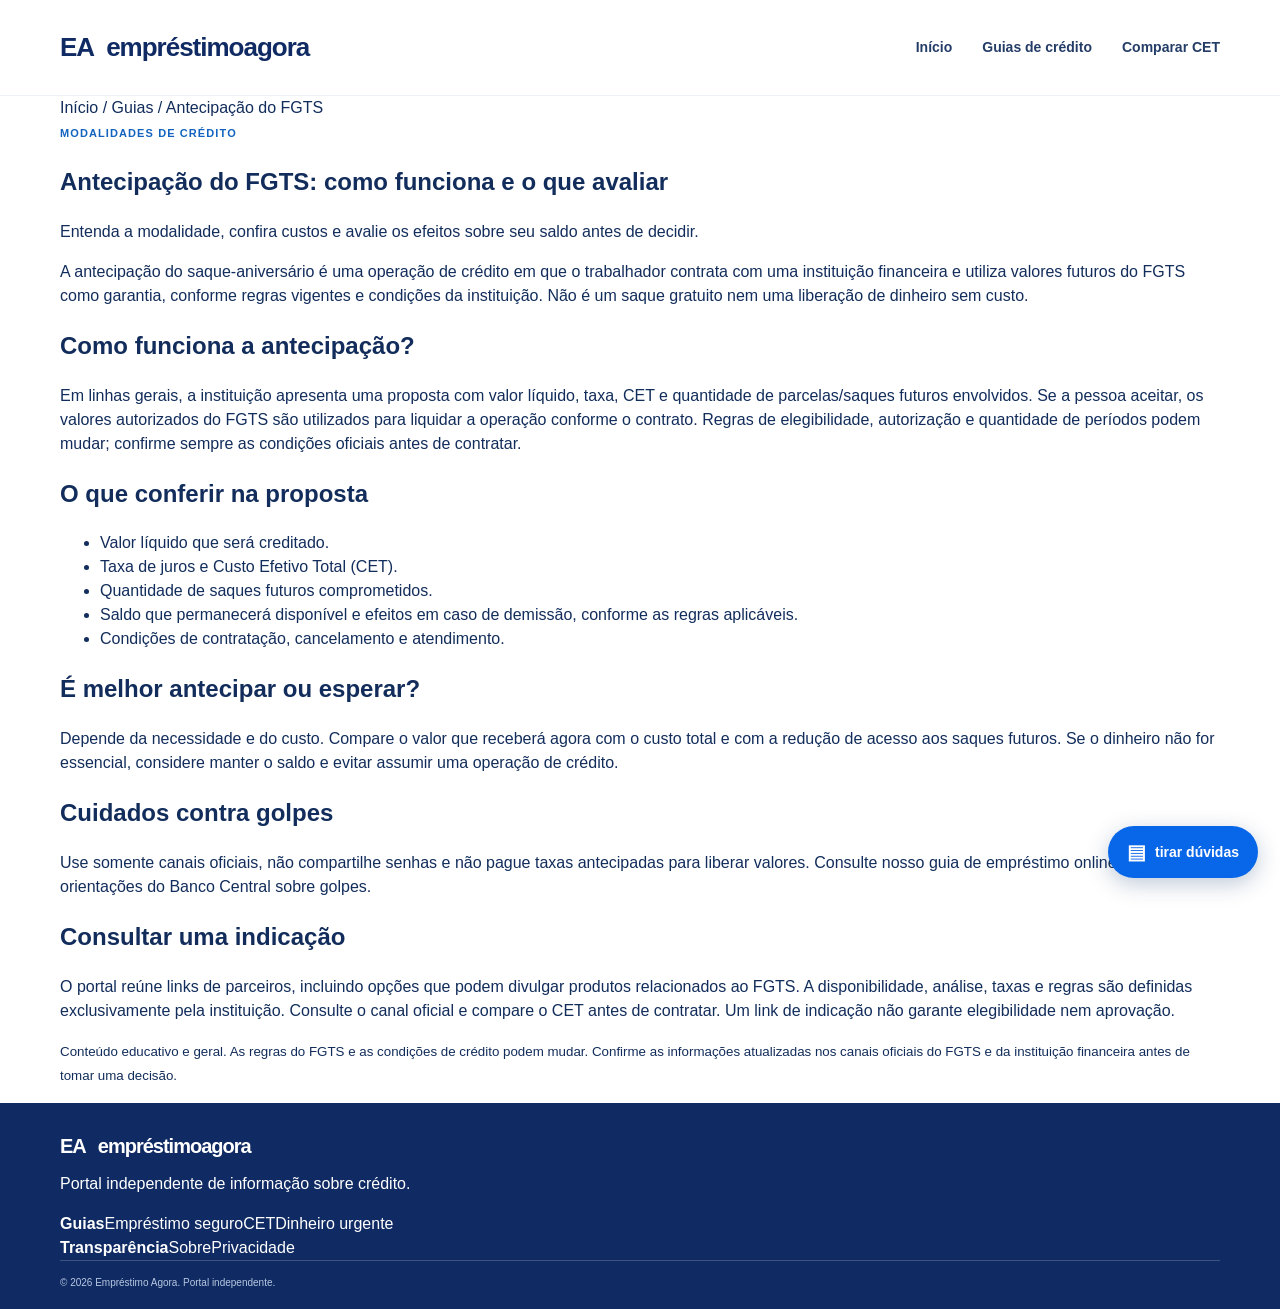
<file: antecipacao-fgts.html>
<!doctype html>
<html lang="pt-BR"><head><meta charset="utf-8"><meta name="viewport" content="width=device-width,initial-scale=1">
<title>Antecipação do FGTS: como funciona e o que avaliar | Empréstimo Agora</title>
<meta name="description" content="Entenda como funciona a antecipação do FGTS, quais custos conferir, como avaliar o impacto no saldo e quais cuidados tomar antes de contratar.">
<meta name="robots" content="index,follow,max-image-preview:large"><link rel="canonical" href="https://emprestimo-agora.vercel.app/antecipacao-fgts.html">
<meta property="og:type" content="article"><meta property="og:locale" content="pt_BR"><meta property="og:title" content="Antecipação do FGTS: como funciona e o que avaliar"><meta property="og:description" content="Veja custos, regras, impactos no saldo e cuidados antes de contratar antecipação do saque-aniversário."><meta property="og:url" content="https://emprestimo-agora.vercel.app/antecipacao-fgts.html">
<link rel="stylesheet" href="/assets/site.css"><link rel="icon" href="/assets/favicon.svg">
<script type="application/ld+json">{"@context":"https://schema.org","@type":"Article","headline":"Antecipação do FGTS: como funciona e o que avaliar","description":"Guia educativo sobre antecipação do saque-aniversário, custos e cuidados.","inLanguage":"pt-BR","mainEntityOfPage":"https://emprestimo-agora.vercel.app/antecipacao-fgts.html","publisher":{"@type":"Organization","name":"Empréstimo Agora","url":"https://emprestimo-agora.vercel.app/"}}</script></head>
<body><header class="top"><div class="wrap nav"><a class="brand" href="/"><span class="brand-mark">EA</span><span>empréstimo<span class="brand-light">agora</span></span></a><nav><a href="/">Início</a><a href="/guias-de-credito.html">Guias de crédito</a><a href="/custo-efetivo-total.html">Comparar CET</a></nav><button class="menu" aria-label="Abrir menu" aria-expanded="false">☰</button></div></header>
<main><section class="page-hero"><div class="wrap"><div class="breadcrumbs"><a href="/">Início</a> / <a href="/guias-de-credito.html">Guias</a> / Antecipação do FGTS</div><span class="eyebrow">MODALIDADES DE CRÉDITO</span><h1>Antecipação do FGTS: como funciona e o que avaliar</h1><p>Entenda a modalidade, confira custos e avalie os efeitos sobre seu saldo antes de decidir.</p></div></section>
<article class="wrap content"><p>A antecipação do saque-aniversário é uma operação de crédito em que o trabalhador contrata com uma instituição financeira e utiliza valores futuros do FGTS como garantia, conforme regras vigentes e condições da instituição. Não é um saque gratuito nem uma liberação de dinheiro sem custo.</p>
<h2>Como funciona a antecipação?</h2><p>Em linhas gerais, a instituição apresenta uma proposta com valor líquido, taxa, CET e quantidade de parcelas/saques futuros envolvidos. Se a pessoa aceitar, os valores autorizados do FGTS são utilizados para liquidar a operação conforme o contrato. Regras de elegibilidade, autorização e quantidade de períodos podem mudar; confirme sempre as condições oficiais antes de contratar.</p>
<h2>O que conferir na proposta</h2><ul><li>Valor líquido que será creditado.</li><li>Taxa de juros e Custo Efetivo Total (CET).</li><li>Quantidade de saques futuros comprometidos.</li><li>Saldo que permanecerá disponível e efeitos em caso de demissão, conforme as regras aplicáveis.</li><li>Condições de contratação, cancelamento e atendimento.</li></ul>
<h2>É melhor antecipar ou esperar?</h2><p>Depende da necessidade e do custo. Compare o valor que receberá agora com o custo total e com a redução de acesso aos saques futuros. Se o dinheiro não for essencial, considere manter o saldo e evitar assumir uma operação de crédito.</p>
<h2>Cuidados contra golpes</h2><p>Use somente canais oficiais, não compartilhe senhas e não pague taxas antecipadas para liberar valores. Consulte nosso guia de <a href="/emprestimo-online-seguro.html">empréstimo online seguro</a> e as <a href="https://www.bcb.gov.br/meubc/faqs/p/medidas-para-evitar-golpes-envolvendo-emprestimo" target="_blank" rel="noopener">orientações do Banco Central sobre golpes</a>.</p>
<h2>Consultar uma indicação</h2><p>O portal reúne links de parceiros, incluindo opções que podem divulgar produtos relacionados ao FGTS. A disponibilidade, análise, taxas e regras são definidas exclusivamente pela instituição. Consulte o canal oficial e compare o <a href="/custo-efetivo-total.html">CET</a> antes de contratar. Um link de indicação não garante elegibilidade nem aprovação.</p>
<p><small>Conteúdo educativo e geral. As regras do FGTS e as condições de crédito podem mudar. Confirme as informações atualizadas nos canais oficiais do FGTS e da instituição financeira antes de tomar uma decisão.</small></p></article></main>
<footer><div class="wrap footer-grid"><div><a class="brand brand-footer" href="/"><span class="brand-mark">EA</span><span>empréstimo<span class="brand-light">agora</span></span></a><p>Portal independente de informação sobre crédito.</p></div><div><b>Guias</b><a href="/emprestimo-online-seguro.html">Empréstimo seguro</a><a href="/custo-efetivo-total.html">CET</a><a href="/dinheiro-urgente.html">Dinheiro urgente</a></div><div><b>Transparência</b><a href="/sobre.html">Sobre</a><a href="/politica-de-privacidade.html">Privacidade</a></div></div><div class="wrap legal">© 2026 Empréstimo Agora. Portal independente.</div></footer><script src="/assets/site.js" defer></script></body></html>
</file>
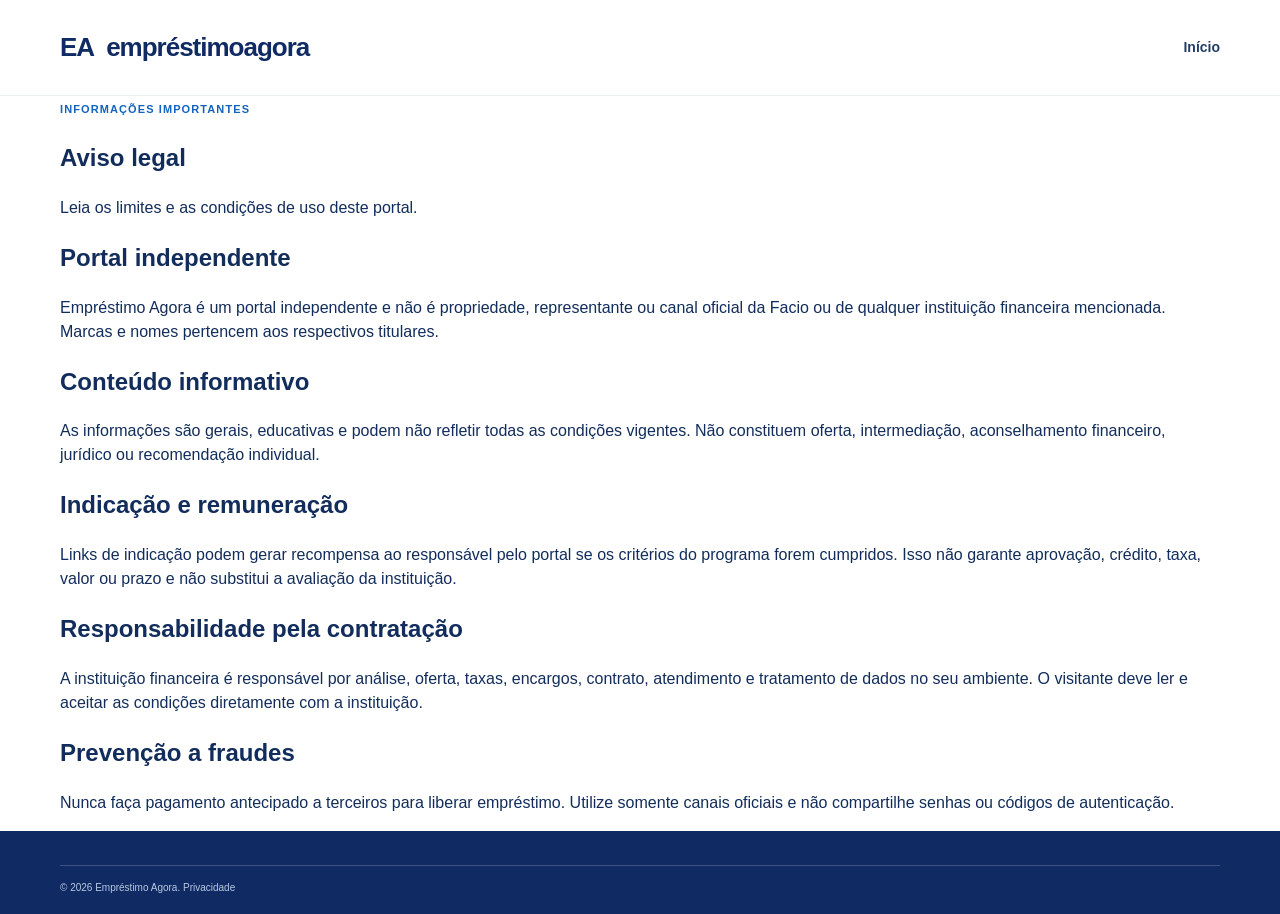
<file: aviso-legal.html>
<!doctype html><html lang="pt-BR"><head><meta charset="utf-8"><meta name="viewport" content="width=device-width,initial-scale=1"><title>Aviso Legal | Empréstimo Agora</title><meta name="description" content="Aviso legal e informações sobre independência, indicação e limites do conteúdo do Empréstimo Agora."><meta name="robots" content="index,follow"><link rel="canonical" href="https://emprestimo-agora.vercel.app/aviso-legal.html"><link rel="stylesheet" href="/assets/site.css"></head><body><header class="top"><div class="wrap nav"><a class="brand" href="/"><span class="brand-mark">EA</span><span>empréstimo<span class="brand-light">agora</span></span></a><nav><a href="/">Início</a></nav></div></header><main><section class="page-hero"><div class="wrap"><span class="eyebrow">INFORMAÇÕES IMPORTANTES</span><h1>Aviso legal</h1><p>Leia os limites e as condições de uso deste portal.</p></div></section><article class="wrap content"><h2>Portal independente</h2><p>Empréstimo Agora é um portal independente e não é propriedade, representante ou canal oficial da Facio ou de qualquer instituição financeira mencionada. Marcas e nomes pertencem aos respectivos titulares.</p><h2>Conteúdo informativo</h2><p>As informações são gerais, educativas e podem não refletir todas as condições vigentes. Não constituem oferta, intermediação, aconselhamento financeiro, jurídico ou recomendação individual.</p><h2>Indicação e remuneração</h2><p>Links de indicação podem gerar recompensa ao responsável pelo portal se os critérios do programa forem cumpridos. Isso não garante aprovação, crédito, taxa, valor ou prazo e não substitui a avaliação da instituição.</p><h2>Responsabilidade pela contratação</h2><p>A instituição financeira é responsável por análise, oferta, taxas, encargos, contrato, atendimento e tratamento de dados no seu ambiente. O visitante deve ler e aceitar as condições diretamente com a instituição.</p><h2>Prevenção a fraudes</h2><p>Nunca faça pagamento antecipado a terceiros para liberar empréstimo. Utilize somente canais oficiais e não compartilhe senhas ou códigos de autenticação.</p></article></main><footer><div class="wrap legal">© 2026 Empréstimo Agora. <a href="/politica-de-privacidade.html">Privacidade</a></div></footer></body></html>
</file>
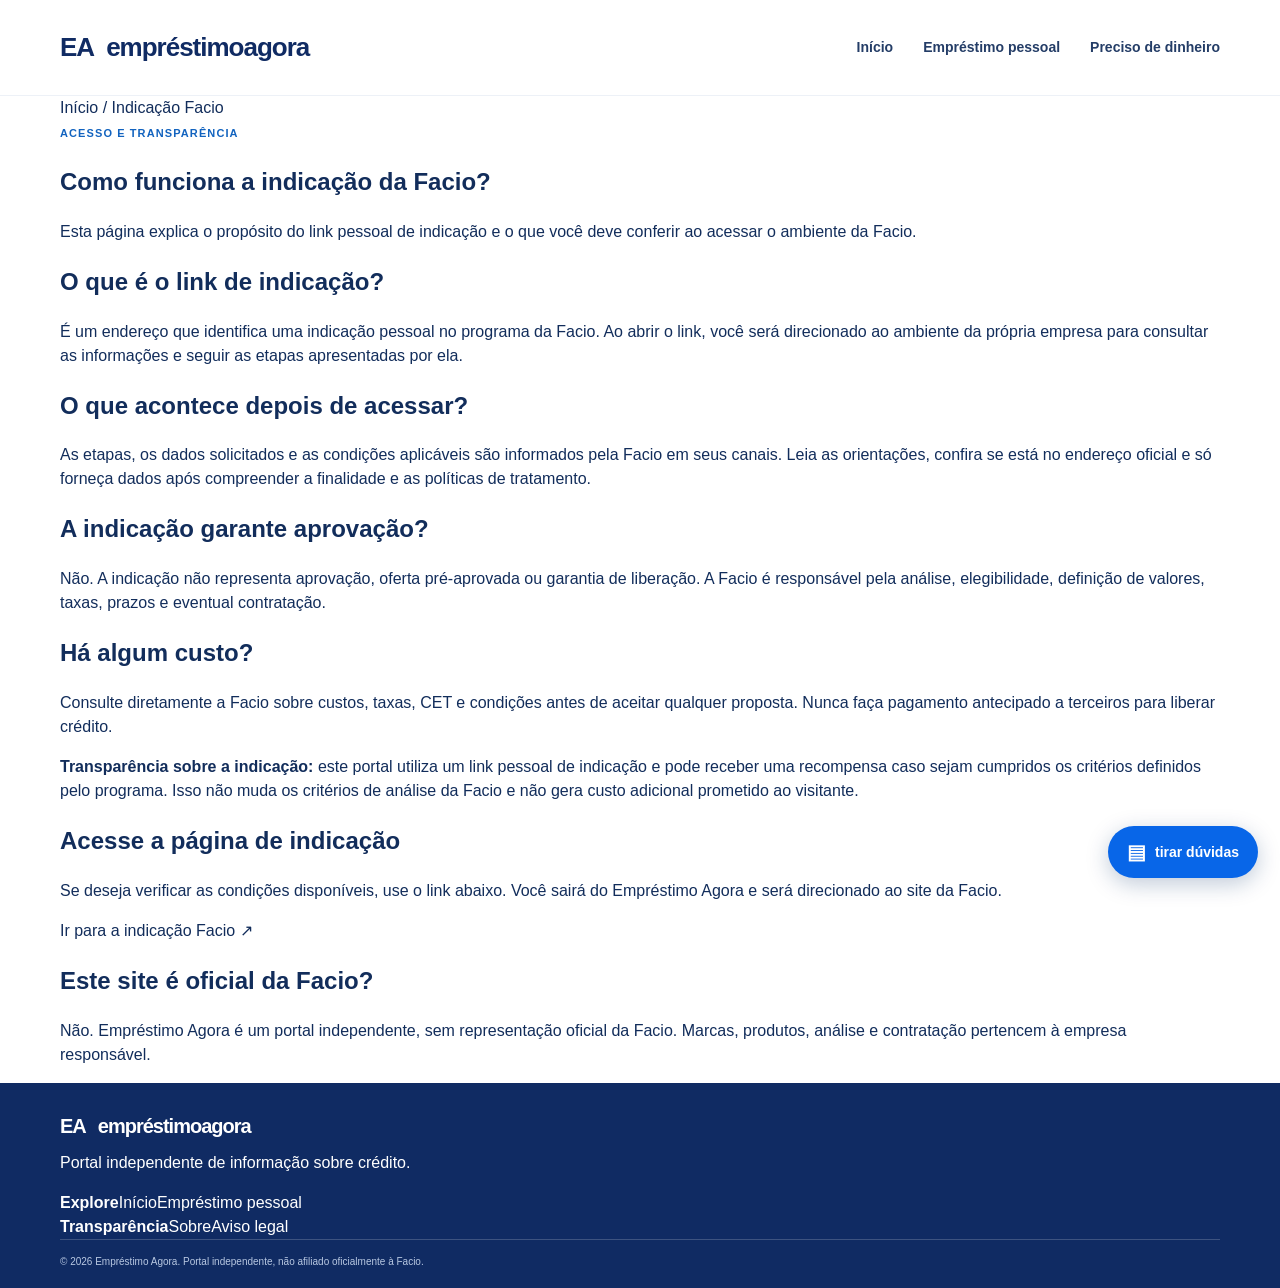
<file: como-funciona-facio.html>
<!doctype html><html lang="pt-BR"><head><meta charset="utf-8"><meta name="viewport" content="width=device-width,initial-scale=1"><title>Como funciona a indicação Facio | Empréstimo Agora</title><meta name="description" content="Entenda o que é o link de indicação da Facio, como acessar o canal oficial e quais condições verificar antes de solicitar crédito."><meta name="robots" content="index,follow"><link rel="canonical" href="https://emprestimo-agora.vercel.app/como-funciona-facio.html"><link rel="stylesheet" href="/assets/site.css"><link rel="icon" href="/assets/favicon.svg"><meta property="og:type" content="article"><meta property="og:locale" content="pt_BR"><meta property="og:title" content="Como funciona a indicação Facio"><meta property="og:description" content="Entenda o que é o link de indicação da Facio, como acessar o canal oficial e quais condições verificar antes de solicitar crédito."><meta property="og:url" content="https://emprestimo-agora.vercel.app/como-funciona-facio.html"><meta property="og:image" content="https://emprestimo-agora.vercel.app/assets/og-cover.svg"><meta name="twitter:card" content="summary_large_image"><script type="application/ld+json">{"@context":"https://schema.org","@type":"Article","headline":"Como funciona a indicação Facio","description":"Entenda o que é o link de indicação da Facio, como acessar o canal oficial e quais condições verificar antes de solicitar crédito.","inLanguage":"pt-BR","mainEntityOfPage":"https://emprestimo-agora.vercel.app/como-funciona-facio.html","publisher":{"@type":"Organization","name":"Empréstimo Agora","url":"https://emprestimo-agora.vercel.app/"}}</script></head><body><header class="top"><div class="wrap nav"><a class="brand" href="/"><span class="brand-mark">EA</span><span>empréstimo<span class="brand-light">agora</span></span></a><nav><a href="/">Início</a><a href="/emprestimo-pessoal-online.html">Empréstimo pessoal</a><a href="/dinheiro-urgente.html">Preciso de dinheiro</a></nav><button class="menu" aria-label="Abrir menu">☰</button></div></header><main><section class="page-hero"><div class="wrap"><div class="breadcrumbs"><a href="/">Início</a> / Indicação Facio</div><span class="eyebrow">ACESSO E TRANSPARÊNCIA</span><h1>Como funciona a indicação da Facio?</h1><p>Esta página explica o propósito do link pessoal de indicação e o que você deve conferir ao acessar o ambiente da Facio.</p></div></section><article class="wrap content"><h2>O que é o link de indicação?</h2><p>É um endereço que identifica uma indicação pessoal no programa da Facio. Ao abrir o link, você será direcionado ao ambiente da própria empresa para consultar as informações e seguir as etapas apresentadas por ela.</p><h2>O que acontece depois de acessar?</h2><p>As etapas, os dados solicitados e as condições aplicáveis são informados pela Facio em seus canais. Leia as orientações, confira se está no endereço oficial e só forneça dados após compreender a finalidade e as políticas de tratamento.</p><h2>A indicação garante aprovação?</h2><p>Não. A indicação não representa aprovação, oferta pré-aprovada ou garantia de liberação. A Facio é responsável pela análise, elegibilidade, definição de valores, taxas, prazos e eventual contratação.</p><h2>Há algum custo?</h2><p>Consulte diretamente a Facio sobre custos, taxas, CET e condições antes de aceitar qualquer proposta. Nunca faça pagamento antecipado a terceiros para liberar crédito.</p><div class="notice"><strong>Transparência sobre a indicação:</strong> este portal utiliza um link pessoal de indicação e pode receber uma recompensa caso sejam cumpridos os critérios definidos pelo programa. Isso não muda os critérios de análise da Facio e não gera custo adicional prometido ao visitante.</div><h2>Acesse a página de indicação</h2><p>Se deseja verificar as condições disponíveis, use o link abaixo. Você sairá do Empréstimo Agora e será direcionado ao site da Facio.</p><a class="inline-cta" href="https://facio.com.br/indicacao/?amigo=5fb39b16-4201-4cf0-8d7d-d2a9d6d35a81&data=eyJwdWJsaWNJZCI6IjVmYjM5YjE2LTQyMDEtNGNmMC04ZDdkLWQyYTlkNmQzNWE4MSIsImZpcnN0TmFtZSI6IndhZ25lciJ9&utm_source=referral-webview&utm_campaign=referral-lp" target="_blank" rel="sponsored nofollow noopener" data-referral="facio" data-placement="article-content">Ir para a indicação Facio ↗</a><h2>Este site é oficial da Facio?</h2><p>Não. Empréstimo Agora é um portal independente, sem representação oficial da Facio. Marcas, produtos, análise e contratação pertencem à empresa responsável.</p></article></main><footer><div class="wrap footer-grid"><div><a class="brand brand-footer" href="/"><span class="brand-mark">EA</span><span>empréstimo<span class="brand-light">agora</span></span></a><p>Portal independente de informação sobre crédito.</p></div><div><b>Explore</b><a href="/">Início</a><a href="/emprestimo-pessoal-online.html">Empréstimo pessoal</a></div><div><b>Transparência</b><a href="/sobre.html">Sobre</a><a href="/aviso-legal.html">Aviso legal</a></div></div><div class="wrap legal">© 2026 Empréstimo Agora. Portal independente, não afiliado oficialmente à Facio.</div></footer><script src="/assets/site.js" defer></script></body></html>
</file>
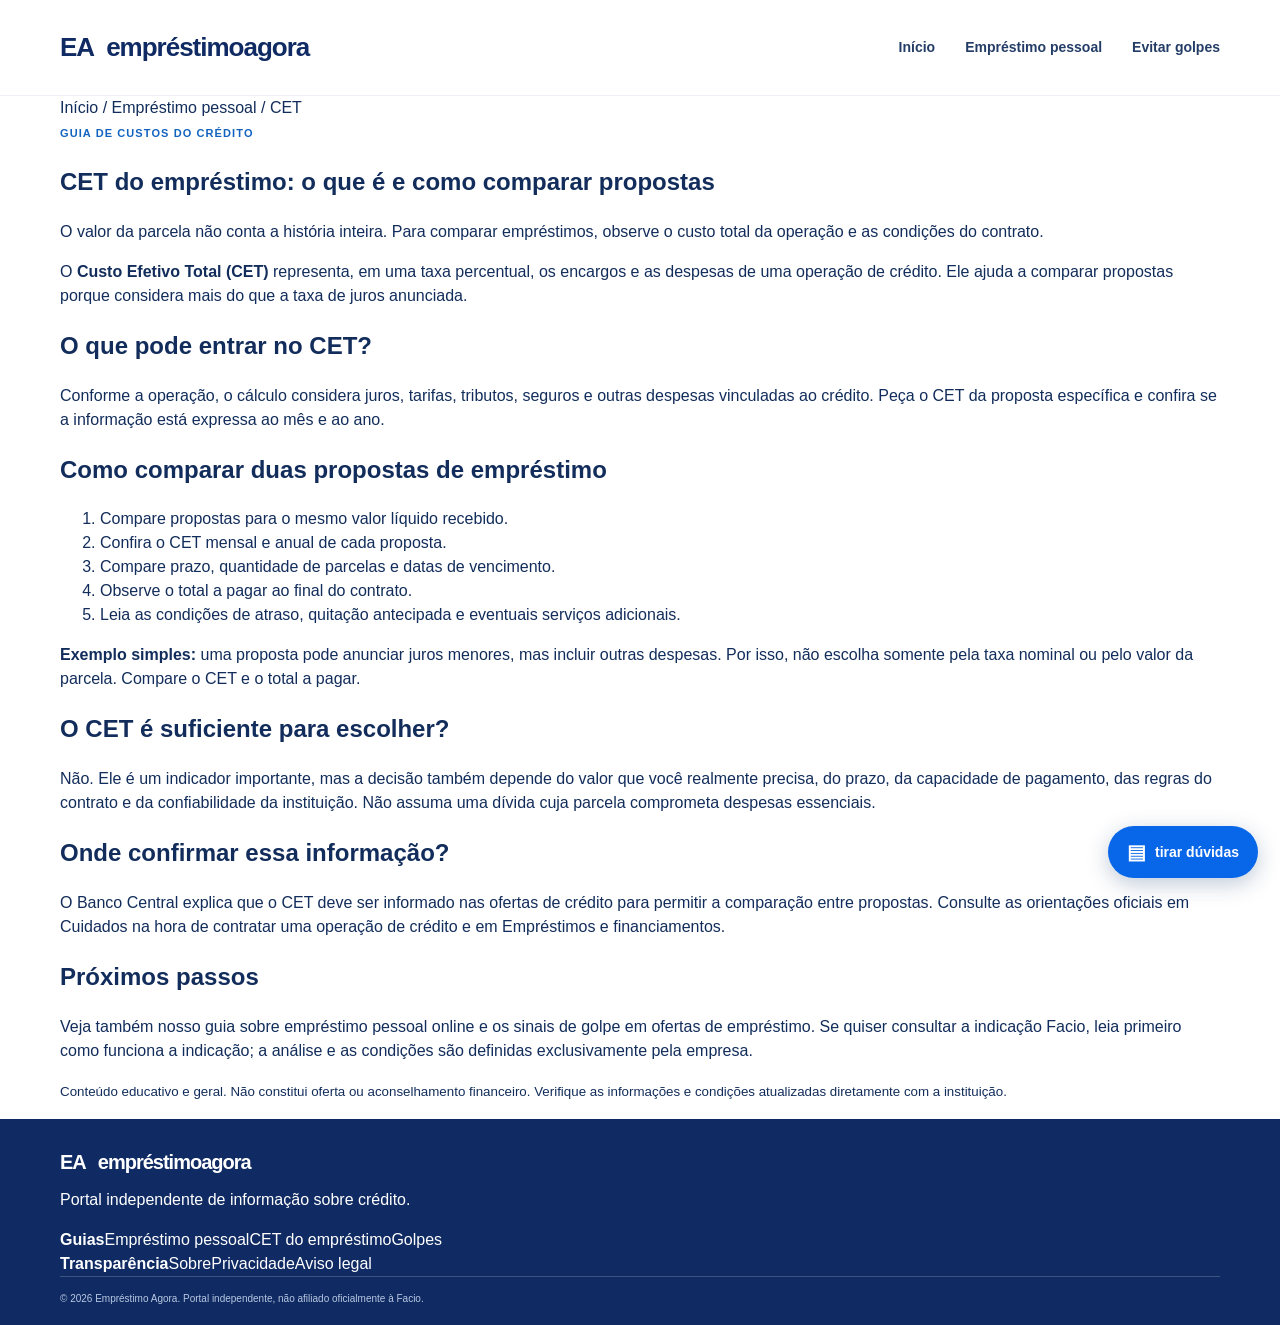
<file: custo-efetivo-total.html>
<!doctype html>
<html lang="pt-BR">
<head>
<meta charset="utf-8"><meta name="viewport" content="width=device-width,initial-scale=1">
<title>CET do empréstimo: como calcular e comparar propostas | Empréstimo Agora</title>
<meta name="description" content="Entenda o que é o Custo Efetivo Total (CET), quais despesas entram no cálculo e como comparar o custo real de empréstimos antes de contratar.">
<meta name="robots" content="index,follow,max-image-preview:large"><link rel="canonical" href="https://emprestimo-agora.vercel.app/custo-efetivo-total.html">
<meta property="og:type" content="article"><meta property="og:locale" content="pt_BR"><meta property="og:title" content="CET do empréstimo: como comparar propostas"><meta property="og:description" content="Aprenda a comparar juros, tarifas, tributos, parcelas e custo total antes de contratar crédito."><meta property="og:url" content="https://emprestimo-agora.vercel.app/custo-efetivo-total.html">
<link rel="stylesheet" href="/assets/site.css"><link rel="icon" href="/assets/favicon.svg">
<script type="application/ld+json">{"@context":"https://schema.org","@type":"Article","headline":"CET do empréstimo: como calcular e comparar propostas","description":"Guia educativo sobre Custo Efetivo Total em operações de crédito.","inLanguage":"pt-BR","mainEntityOfPage":"https://emprestimo-agora.vercel.app/custo-efetivo-total.html","publisher":{"@type":"Organization","name":"Empréstimo Agora","url":"https://emprestimo-agora.vercel.app/"}}</script>
</head>
<body><header class="top"><div class="wrap nav"><a class="brand" href="/"><span class="brand-mark">EA</span><span>empréstimo<span class="brand-light">agora</span></span></a><nav><a href="/">Início</a><a href="/emprestimo-pessoal-online.html">Empréstimo pessoal</a><a href="/golpe-do-emprestimo.html">Evitar golpes</a></nav><button class="menu" aria-label="Abrir menu" aria-expanded="false">☰</button></div></header>
<main><section class="page-hero"><div class="wrap"><div class="breadcrumbs"><a href="/">Início</a> / <a href="/emprestimo-pessoal-online.html">Empréstimo pessoal</a> / CET</div><span class="eyebrow">GUIA DE CUSTOS DO CRÉDITO</span><h1>CET do empréstimo: o que é e como comparar propostas</h1><p>O valor da parcela não conta a história inteira. Para comparar empréstimos, observe o custo total da operação e as condições do contrato.</p></div></section>
<article class="wrap content">
<p>O <strong>Custo Efetivo Total (CET)</strong> representa, em uma taxa percentual, os encargos e as despesas de uma operação de crédito. Ele ajuda a comparar propostas porque considera mais do que a taxa de juros anunciada.</p>
<h2>O que pode entrar no CET?</h2><p>Conforme a operação, o cálculo considera juros, tarifas, tributos, seguros e outras despesas vinculadas ao crédito. Peça o CET da proposta específica e confira se a informação está expressa ao mês e ao ano.</p>
<h2>Como comparar duas propostas de empréstimo</h2><ol><li>Compare propostas para o mesmo valor líquido recebido.</li><li>Confira o CET mensal e anual de cada proposta.</li><li>Compare prazo, quantidade de parcelas e datas de vencimento.</li><li>Observe o total a pagar ao final do contrato.</li><li>Leia as condições de atraso, quitação antecipada e eventuais serviços adicionais.</li></ol>
<div class="notice"><strong>Exemplo simples:</strong> uma proposta pode anunciar juros menores, mas incluir outras despesas. Por isso, não escolha somente pela taxa nominal ou pelo valor da parcela. Compare o CET e o total a pagar.</div>
<h2>O CET é suficiente para escolher?</h2><p>Não. Ele é um indicador importante, mas a decisão também depende do valor que você realmente precisa, do prazo, da capacidade de pagamento, das regras do contrato e da confiabilidade da instituição. Não assuma uma dívida cuja parcela comprometa despesas essenciais.</p>
<h2>Onde confirmar essa informação?</h2><p>O Banco Central explica que o CET deve ser informado nas ofertas de crédito para permitir a comparação entre propostas. Consulte as orientações oficiais em <a href="https://www.bcb.gov.br/meubc/faqs/p/cuidados-na-hora-de-contratar-uma-operacao-de-credito" target="_blank" rel="noopener">Cuidados na hora de contratar uma operação de crédito</a> e em <a href="https://www.bcb.gov.br/meubc/faqs/s/emprestimos-e-financiamentos" target="_blank" rel="noopener">Empréstimos e financiamentos</a>.</p>
<h2>Próximos passos</h2><p>Veja também nosso guia sobre <a href="/emprestimo-pessoal-online.html">empréstimo pessoal online</a> e os <a href="/golpe-do-emprestimo.html">sinais de golpe em ofertas de empréstimo</a>. Se quiser consultar a indicação Facio, leia primeiro <a href="/como-funciona-facio.html">como funciona a indicação</a>; a análise e as condições são definidas exclusivamente pela empresa.</p>
<p><small>Conteúdo educativo e geral. Não constitui oferta ou aconselhamento financeiro. Verifique as informações e condições atualizadas diretamente com a instituição.</small></p>
</article></main><footer><div class="wrap footer-grid"><div><a class="brand brand-footer" href="/"><span class="brand-mark">EA</span><span>empréstimo<span class="brand-light">agora</span></span></a><p>Portal independente de informação sobre crédito.</p></div><div><b>Guias</b><a href="/emprestimo-pessoal-online.html">Empréstimo pessoal</a><a href="/custo-efetivo-total.html">CET do empréstimo</a><a href="/golpe-do-emprestimo.html">Golpes</a></div><div><b>Transparência</b><a href="/sobre.html">Sobre</a><a href="/politica-de-privacidade.html">Privacidade</a><a href="/aviso-legal.html">Aviso legal</a></div></div><div class="wrap legal">© 2026 Empréstimo Agora. Portal independente, não afiliado oficialmente à Facio.</div></footer><script src="/assets/site.js" defer></script></body></html>
</file>
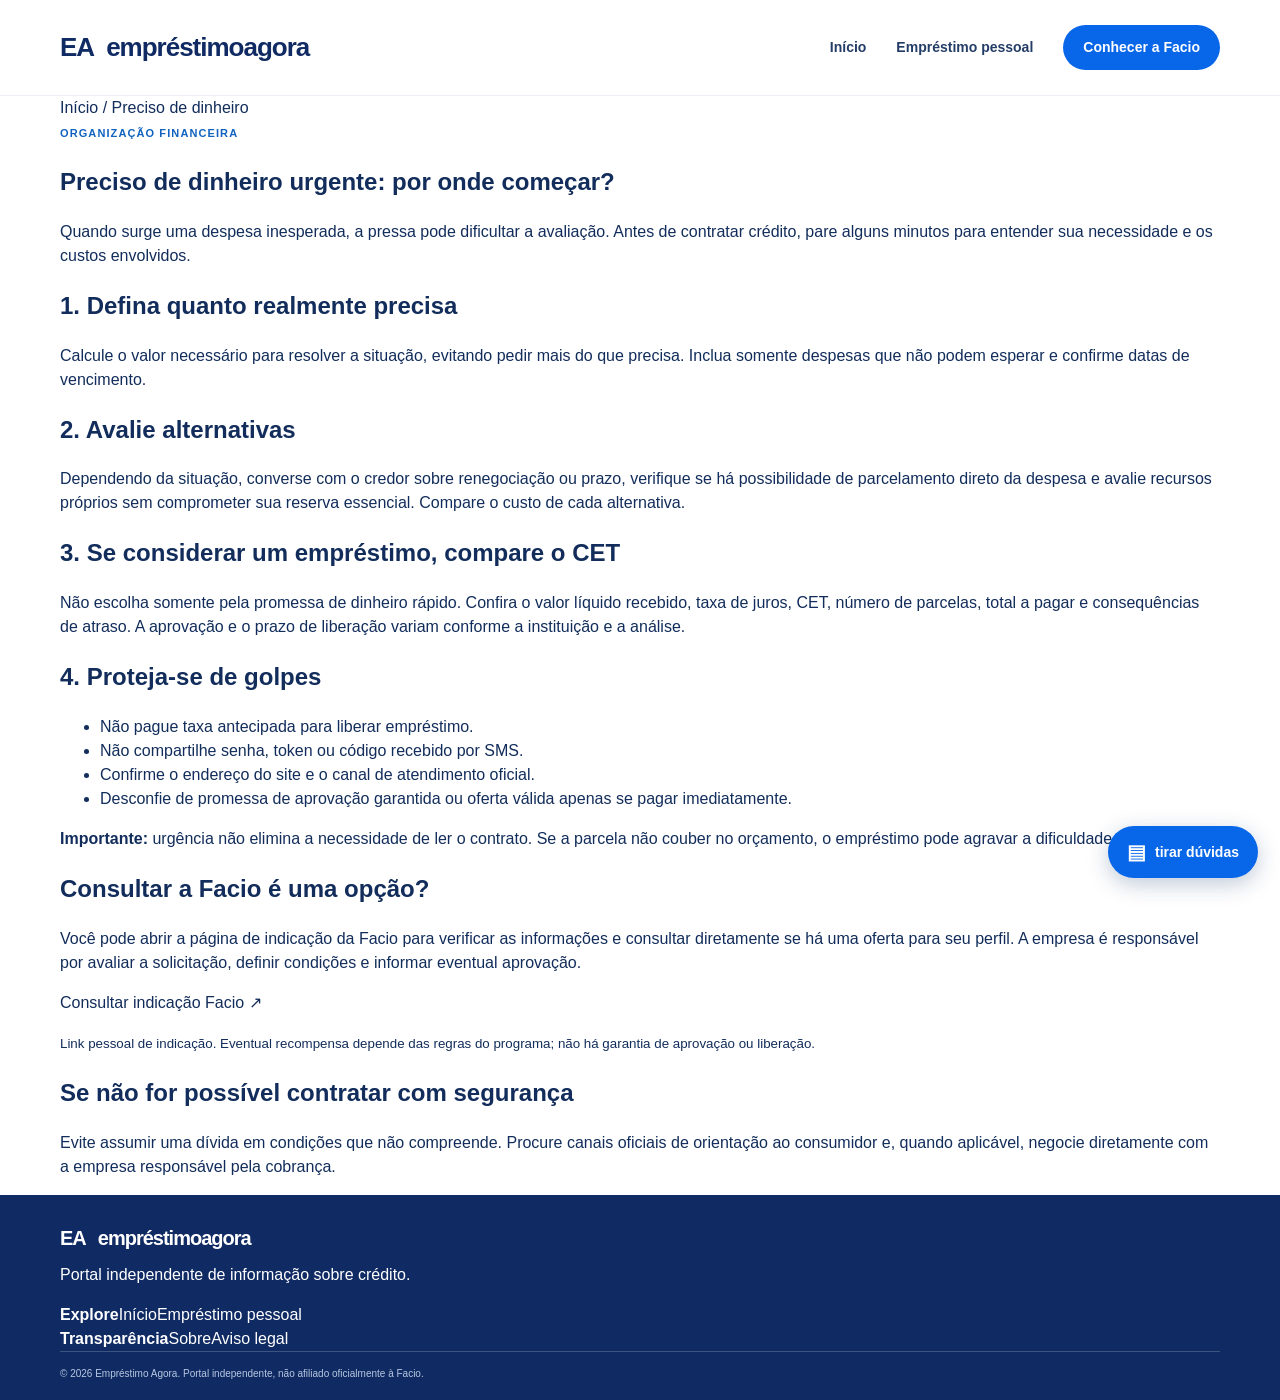
<file: dinheiro-urgente.html>
<!doctype html><html lang="pt-BR"><head><meta charset="utf-8"><meta name="viewport" content="width=device-width,initial-scale=1"><title>Preciso de dinheiro urgente: por onde começar? | Empréstimo Agora</title><meta name="description" content="Está precisando de dinheiro com urgência? Veja como organizar a necessidade, avaliar alternativas e evitar golpes antes de contratar crédito."><meta name="robots" content="index,follow"><link rel="canonical" href="https://emprestimo-agora.vercel.app/dinheiro-urgente.html"><link rel="stylesheet" href="/assets/site.css"><link rel="icon" href="/assets/favicon.svg"><meta property="og:type" content="article"><meta property="og:locale" content="pt_BR"><meta property="og:title" content="Preciso de dinheiro urgente: por onde começar?"><meta property="og:description" content="Está precisando de dinheiro com urgência? Veja como organizar a necessidade, avaliar alternativas e evitar golpes antes de contratar crédito."><meta property="og:url" content="https://emprestimo-agora.vercel.app/dinheiro-urgente.html"><meta property="og:image" content="https://emprestimo-agora.vercel.app/assets/og-cover.svg"><meta name="twitter:card" content="summary_large_image"><script type="application/ld+json">{"@context":"https://schema.org","@type":"Article","headline":"Preciso de dinheiro urgente: por onde começar?","description":"Está precisando de dinheiro com urgência? Veja como organizar a necessidade, avaliar alternativas e evitar golpes antes de contratar crédito.","inLanguage":"pt-BR","mainEntityOfPage":"https://emprestimo-agora.vercel.app/dinheiro-urgente.html","publisher":{"@type":"Organization","name":"Empréstimo Agora","url":"https://emprestimo-agora.vercel.app/"}}</script></head><body><header class="top"><div class="wrap nav"><a class="brand" href="/"><span class="brand-mark">EA</span><span>empréstimo<span class="brand-light">agora</span></span></a><nav><a href="/">Início</a><a href="/emprestimo-pessoal-online.html">Empréstimo pessoal</a><a class="nav-cta" href="/como-funciona-facio.html">Conhecer a Facio</a></nav><button class="menu" aria-label="Abrir menu">☰</button></div></header><main><section class="page-hero"><div class="wrap"><div class="breadcrumbs"><a href="/">Início</a> / Preciso de dinheiro</div><span class="eyebrow">ORGANIZAÇÃO FINANCEIRA</span><h1>Preciso de dinheiro urgente: por onde começar?</h1><p>Quando surge uma despesa inesperada, a pressa pode dificultar a avaliação. Antes de contratar crédito, pare alguns minutos para entender sua necessidade e os custos envolvidos.</p></div></section><article class="wrap content"><h2>1. Defina quanto realmente precisa</h2><p>Calcule o valor necessário para resolver a situação, evitando pedir mais do que precisa. Inclua somente despesas que não podem esperar e confirme datas de vencimento.</p><h2>2. Avalie alternativas</h2><p>Dependendo da situação, converse com o credor sobre renegociação ou prazo, verifique se há possibilidade de parcelamento direto da despesa e avalie recursos próprios sem comprometer sua reserva essencial. Compare o custo de cada alternativa.</p><h2>3. Se considerar um empréstimo, compare o CET</h2><p>Não escolha somente pela promessa de dinheiro rápido. Confira o valor líquido recebido, taxa de juros, CET, número de parcelas, total a pagar e consequências de atraso. A aprovação e o prazo de liberação variam conforme a instituição e a análise.</p><h2>4. Proteja-se de golpes</h2><ul><li>Não pague taxa antecipada para liberar empréstimo.</li><li>Não compartilhe senha, token ou código recebido por SMS.</li><li>Confirme o endereço do site e o canal de atendimento oficial.</li><li>Desconfie de promessa de aprovação garantida ou oferta válida apenas se pagar imediatamente.</li></ul><div class="notice"><strong>Importante:</strong> urgência não elimina a necessidade de ler o contrato. Se a parcela não couber no orçamento, o empréstimo pode agravar a dificuldade financeira.</div><h2>Consultar a Facio é uma opção?</h2><p>Você pode abrir a página de indicação da Facio para verificar as informações e consultar diretamente se há uma oferta para seu perfil. A empresa é responsável por avaliar a solicitação, definir condições e informar eventual aprovação.</p><a class="inline-cta" href="https://facio.com.br/indicacao/?amigo=5fb39b16-4201-4cf0-8d7d-d2a9d6d35a81&data=eyJwdWJsaWNJZCI6IjVmYjM5YjE2LTQyMDEtNGNmMC04ZDdkLWQyYTlkNmQzNWE4MSIsImZpcnN0TmFtZSI6IndhZ25lciJ9&utm_source=referral-webview&utm_campaign=referral-lp" target="_blank" rel="sponsored nofollow noopener" data-referral="facio" data-placement="article-content">Consultar indicação Facio ↗</a><p><small>Link pessoal de indicação. Eventual recompensa depende das regras do programa; não há garantia de aprovação ou liberação.</small></p><h2>Se não for possível contratar com segurança</h2><p>Evite assumir uma dívida em condições que não compreende. Procure canais oficiais de orientação ao consumidor e, quando aplicável, negocie diretamente com a empresa responsável pela cobrança.</p></article></main><footer><div class="wrap footer-grid"><div><a class="brand brand-footer" href="/"><span class="brand-mark">EA</span><span>empréstimo<span class="brand-light">agora</span></span></a><p>Portal independente de informação sobre crédito.</p></div><div><b>Explore</b><a href="/">Início</a><a href="/emprestimo-pessoal-online.html">Empréstimo pessoal</a></div><div><b>Transparência</b><a href="/sobre.html">Sobre</a><a href="/aviso-legal.html">Aviso legal</a></div></div><div class="wrap legal">© 2026 Empréstimo Agora. Portal independente, não afiliado oficialmente à Facio.</div></footer><script src="/assets/site.js" defer></script></body></html>
</file>
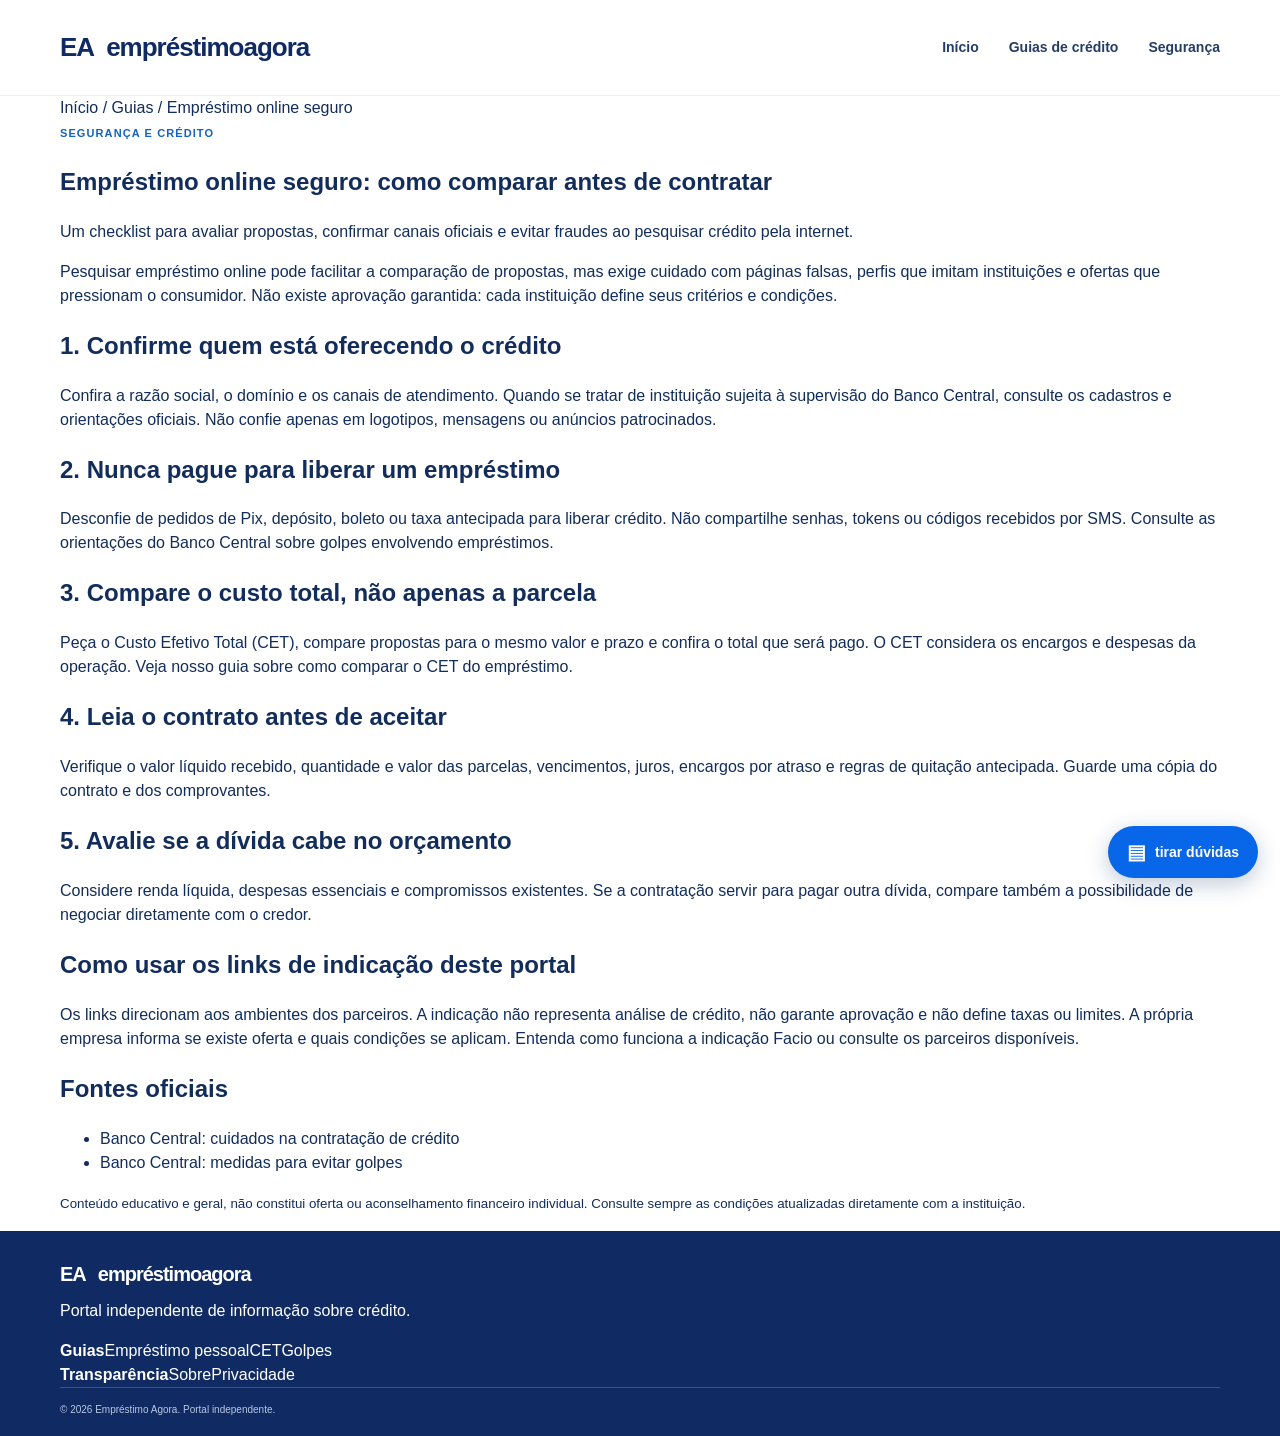
<file: emprestimo-online-seguro.html>
<!doctype html>
<html lang="pt-BR"><head><meta charset="utf-8"><meta name="viewport" content="width=device-width,initial-scale=1">
<title>Empréstimo online seguro: como comparar e evitar golpes | Empréstimo Agora</title>
<meta name="description" content="Veja como avaliar empréstimo online seguro, conferir a instituição, comparar o CET e identificar cobranças antecipadas antes de contratar crédito.">
<meta name="robots" content="index,follow,max-image-preview:large"><link rel="canonical" href="https://emprestimo-agora.vercel.app/emprestimo-online-seguro.html">
<meta property="og:type" content="article"><meta property="og:locale" content="pt_BR"><meta property="og:title" content="Empréstimo online seguro: como comparar e evitar golpes"><meta property="og:description" content="Checklist prático para conferir instituições, custos, contratos e sinais de fraude."><meta property="og:url" content="https://emprestimo-agora.vercel.app/emprestimo-online-seguro.html">
<link rel="stylesheet" href="/assets/site.css"><link rel="icon" href="/assets/favicon.svg">
<script type="application/ld+json">{"@context":"https://schema.org","@type":"Article","headline":"Empréstimo online seguro: como comparar e evitar golpes","description":"Checklist educativo para avaliar instituições, custos e segurança antes de contratar crédito.","inLanguage":"pt-BR","mainEntityOfPage":"https://emprestimo-agora.vercel.app/emprestimo-online-seguro.html","publisher":{"@type":"Organization","name":"Empréstimo Agora","url":"https://emprestimo-agora.vercel.app/"}}</script></head>
<body><header class="top"><div class="wrap nav"><a class="brand" href="/"><span class="brand-mark">EA</span><span>empréstimo<span class="brand-light">agora</span></span></a><nav><a href="/">Início</a><a href="/guias-de-credito.html">Guias de crédito</a><a href="/golpe-do-emprestimo.html">Segurança</a></nav><button class="menu" aria-label="Abrir menu" aria-expanded="false">☰</button></div></header>
<main><section class="page-hero"><div class="wrap"><div class="breadcrumbs"><a href="/">Início</a> / <a href="/guias-de-credito.html">Guias</a> / Empréstimo online seguro</div><span class="eyebrow">SEGURANÇA E CRÉDITO</span><h1>Empréstimo online seguro: como comparar antes de contratar</h1><p>Um checklist para avaliar propostas, confirmar canais oficiais e evitar fraudes ao pesquisar crédito pela internet.</p></div></section>
<article class="wrap content"><p>Pesquisar empréstimo online pode facilitar a comparação de propostas, mas exige cuidado com páginas falsas, perfis que imitam instituições e ofertas que pressionam o consumidor. Não existe aprovação garantida: cada instituição define seus critérios e condições.</p>
<h2>1. Confirme quem está oferecendo o crédito</h2><p>Confira a razão social, o domínio e os canais de atendimento. Quando se tratar de instituição sujeita à supervisão do Banco Central, consulte os cadastros e orientações oficiais. Não confie apenas em logotipos, mensagens ou anúncios patrocinados.</p>
<h2>2. Nunca pague para liberar um empréstimo</h2><p>Desconfie de pedidos de Pix, depósito, boleto ou taxa antecipada para liberar crédito. Não compartilhe senhas, tokens ou códigos recebidos por SMS. Consulte as <a href="https://www.bcb.gov.br/meubc/faqs/p/medidas-para-evitar-golpes-envolvendo-emprestimo" target="_blank" rel="noopener">orientações do Banco Central sobre golpes envolvendo empréstimos</a>.</p>
<h2>3. Compare o custo total, não apenas a parcela</h2><p>Peça o Custo Efetivo Total (CET), compare propostas para o mesmo valor e prazo e confira o total que será pago. O CET considera os encargos e despesas da operação. Veja nosso guia sobre <a href="/custo-efetivo-total.html">como comparar o CET do empréstimo</a>.</p>
<h2>4. Leia o contrato antes de aceitar</h2><p>Verifique o valor líquido recebido, quantidade e valor das parcelas, vencimentos, juros, encargos por atraso e regras de quitação antecipada. Guarde uma cópia do contrato e dos comprovantes.</p>
<h2>5. Avalie se a dívida cabe no orçamento</h2><p>Considere renda líquida, despesas essenciais e compromissos existentes. Se a contratação servir para pagar outra dívida, compare também a possibilidade de negociar diretamente com o credor.</p>
<h2>Como usar os links de indicação deste portal</h2><p>Os links direcionam aos ambientes dos parceiros. A indicação não representa análise de crédito, não garante aprovação e não define taxas ou limites. A própria empresa informa se existe oferta e quais condições se aplicam. <a href="/como-funciona-facio.html">Entenda como funciona a indicação Facio</a> ou <a href="/">consulte os parceiros disponíveis</a>.</p>
<h2>Fontes oficiais</h2><ul><li><a href="https://www.bcb.gov.br/meubc/faqs/p/cuidados-na-hora-de-contratar-uma-operacao-de-credito" target="_blank" rel="noopener">Banco Central: cuidados na contratação de crédito</a></li><li><a href="https://www.bcb.gov.br/meubc/faqs/p/medidas-para-evitar-golpes-envolvendo-emprestimo" target="_blank" rel="noopener">Banco Central: medidas para evitar golpes</a></li></ul>
<p><small>Conteúdo educativo e geral, não constitui oferta ou aconselhamento financeiro individual. Consulte sempre as condições atualizadas diretamente com a instituição.</small></p></article></main>
<footer><div class="wrap footer-grid"><div><a class="brand brand-footer" href="/"><span class="brand-mark">EA</span><span>empréstimo<span class="brand-light">agora</span></span></a><p>Portal independente de informação sobre crédito.</p></div><div><b>Guias</b><a href="/emprestimo-pessoal-online.html">Empréstimo pessoal</a><a href="/custo-efetivo-total.html">CET</a><a href="/golpe-do-emprestimo.html">Golpes</a></div><div><b>Transparência</b><a href="/sobre.html">Sobre</a><a href="/politica-de-privacidade.html">Privacidade</a></div></div><div class="wrap legal">© 2026 Empréstimo Agora. Portal independente.</div></footer><script src="/assets/site.js" defer></script></body></html>
</file>
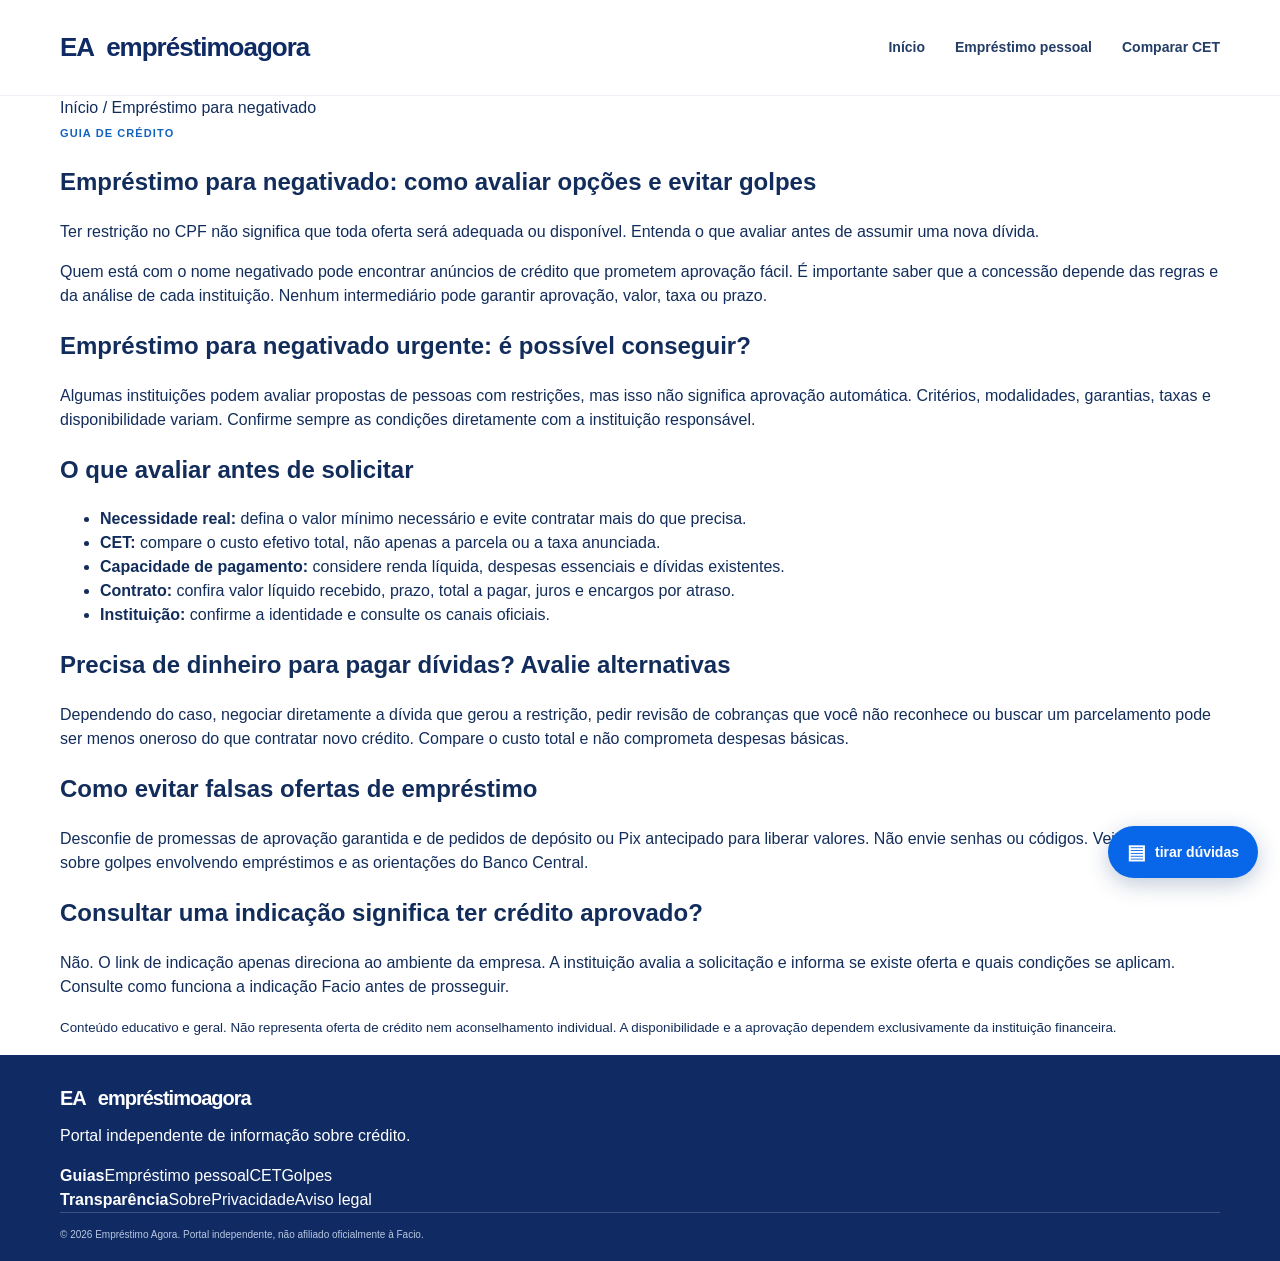
<file: emprestimo-para-negativado.html>
<!doctype html>
<html lang="pt-BR"><head><meta charset="utf-8"><meta name="viewport" content="width=device-width,initial-scale=1">
<title>Empréstimo para negativado urgente: opções e cuidados | Empréstimo Agora</title><meta name="description" content="Precisa de empréstimo para negativado urgente? Entenda como funciona a análise de crédito, compare custos e conheça cuidados para evitar golpes e novas dívidas."><meta name="robots" content="index,follow,max-image-preview:large"><link rel="canonical" href="https://emprestimo-agora.vercel.app/emprestimo-para-negativado.html">
<meta property="og:type" content="article"><meta property="og:locale" content="pt_BR"><meta property="og:title" content="Empréstimo para negativado: como avaliar opções"><meta property="og:description" content="Informações para avaliar crédito com restrição no CPF sem cair em promessas de aprovação garantida."><meta property="og:url" content="https://emprestimo-agora.vercel.app/emprestimo-para-negativado.html"><link rel="stylesheet" href="/assets/site.css"><link rel="icon" href="/assets/favicon.svg">
<script type="application/ld+json">{"@context":"https://schema.org","@type":"Article","headline":"Empréstimo para negativado: como avaliar opções e evitar golpes","description":"Guia educativo sobre análise de crédito, alternativas e segurança para pessoas com restrição no CPF.","inLanguage":"pt-BR","mainEntityOfPage":"https://emprestimo-agora.vercel.app/emprestimo-para-negativado.html","publisher":{"@type":"Organization","name":"Empréstimo Agora","url":"https://emprestimo-agora.vercel.app/"}}</script></head>
<body><header class="top"><div class="wrap nav"><a class="brand" href="/"><span class="brand-mark">EA</span><span>empréstimo<span class="brand-light">agora</span></span></a><nav><a href="/">Início</a><a href="/emprestimo-pessoal-online.html">Empréstimo pessoal</a><a href="/custo-efetivo-total.html">Comparar CET</a></nav><button class="menu" aria-label="Abrir menu" aria-expanded="false">☰</button></div></header>
<main><section class="page-hero"><div class="wrap"><div class="breadcrumbs"><a href="/">Início</a> / Empréstimo para negativado</div><span class="eyebrow">GUIA DE CRÉDITO</span><h1>Empréstimo para negativado: como avaliar opções e evitar golpes</h1><p>Ter restrição no CPF não significa que toda oferta será adequada ou disponível. Entenda o que avaliar antes de assumir uma nova dívida.</p></div></section>
<article class="wrap content"><p>Quem está com o nome negativado pode encontrar anúncios de crédito que prometem aprovação fácil. É importante saber que a concessão depende das regras e da análise de cada instituição. Nenhum intermediário pode garantir aprovação, valor, taxa ou prazo.</p>
<h2>Empréstimo para negativado urgente: é possível conseguir?</h2><p>Algumas instituições podem avaliar propostas de pessoas com restrições, mas isso não significa aprovação automática. Critérios, modalidades, garantias, taxas e disponibilidade variam. Confirme sempre as condições diretamente com a instituição responsável.</p>
<h2>O que avaliar antes de solicitar</h2><ul><li><strong>Necessidade real:</strong> defina o valor mínimo necessário e evite contratar mais do que precisa.</li><li><strong>CET:</strong> compare o custo efetivo total, não apenas a parcela ou a taxa anunciada.</li><li><strong>Capacidade de pagamento:</strong> considere renda líquida, despesas essenciais e dívidas existentes.</li><li><strong>Contrato:</strong> confira valor líquido recebido, prazo, total a pagar, juros e encargos por atraso.</li><li><strong>Instituição:</strong> confirme a identidade e consulte os canais oficiais.</li></ul>
<h2>Precisa de dinheiro para pagar dívidas? Avalie alternativas</h2><p>Dependendo do caso, negociar diretamente a dívida que gerou a restrição, pedir revisão de cobranças que você não reconhece ou buscar um parcelamento pode ser menos oneroso do que contratar novo crédito. Compare o custo total e não comprometa despesas básicas.</p>
<h2>Como evitar falsas ofertas de empréstimo</h2><p>Desconfie de promessas de aprovação garantida e de pedidos de depósito ou Pix antecipado para liberar valores. Não envie senhas ou códigos. Veja nosso guia sobre <a href="/golpe-do-emprestimo.html">golpes envolvendo empréstimos</a> e as orientações do <a href="https://www.bcb.gov.br/meubc/faqs/p/medidas-para-evitar-golpes-envolvendo-emprestimo" target="_blank" rel="noopener">Banco Central</a>.</p>
<h2>Consultar uma indicação significa ter crédito aprovado?</h2><p>Não. O link de indicação apenas direciona ao ambiente da empresa. A instituição avalia a solicitação e informa se existe oferta e quais condições se aplicam. Consulte <a href="/como-funciona-facio.html">como funciona a indicação Facio</a> antes de prosseguir.</p>
<p><small>Conteúdo educativo e geral. Não representa oferta de crédito nem aconselhamento individual. A disponibilidade e a aprovação dependem exclusivamente da instituição financeira.</small></p></article></main>
<footer><div class="wrap footer-grid"><div><a class="brand brand-footer" href="/"><span class="brand-mark">EA</span><span>empréstimo<span class="brand-light">agora</span></span></a><p>Portal independente de informação sobre crédito.</p></div><div><b>Guias</b><a href="/emprestimo-pessoal-online.html">Empréstimo pessoal</a><a href="/custo-efetivo-total.html">CET</a><a href="/golpe-do-emprestimo.html">Golpes</a></div><div><b>Transparência</b><a href="/sobre.html">Sobre</a><a href="/politica-de-privacidade.html">Privacidade</a><a href="/aviso-legal.html">Aviso legal</a></div></div><div class="wrap legal">© 2026 Empréstimo Agora. Portal independente, não afiliado oficialmente à Facio.</div></footer><script src="/assets/site.js" defer></script></body></html>
</file>
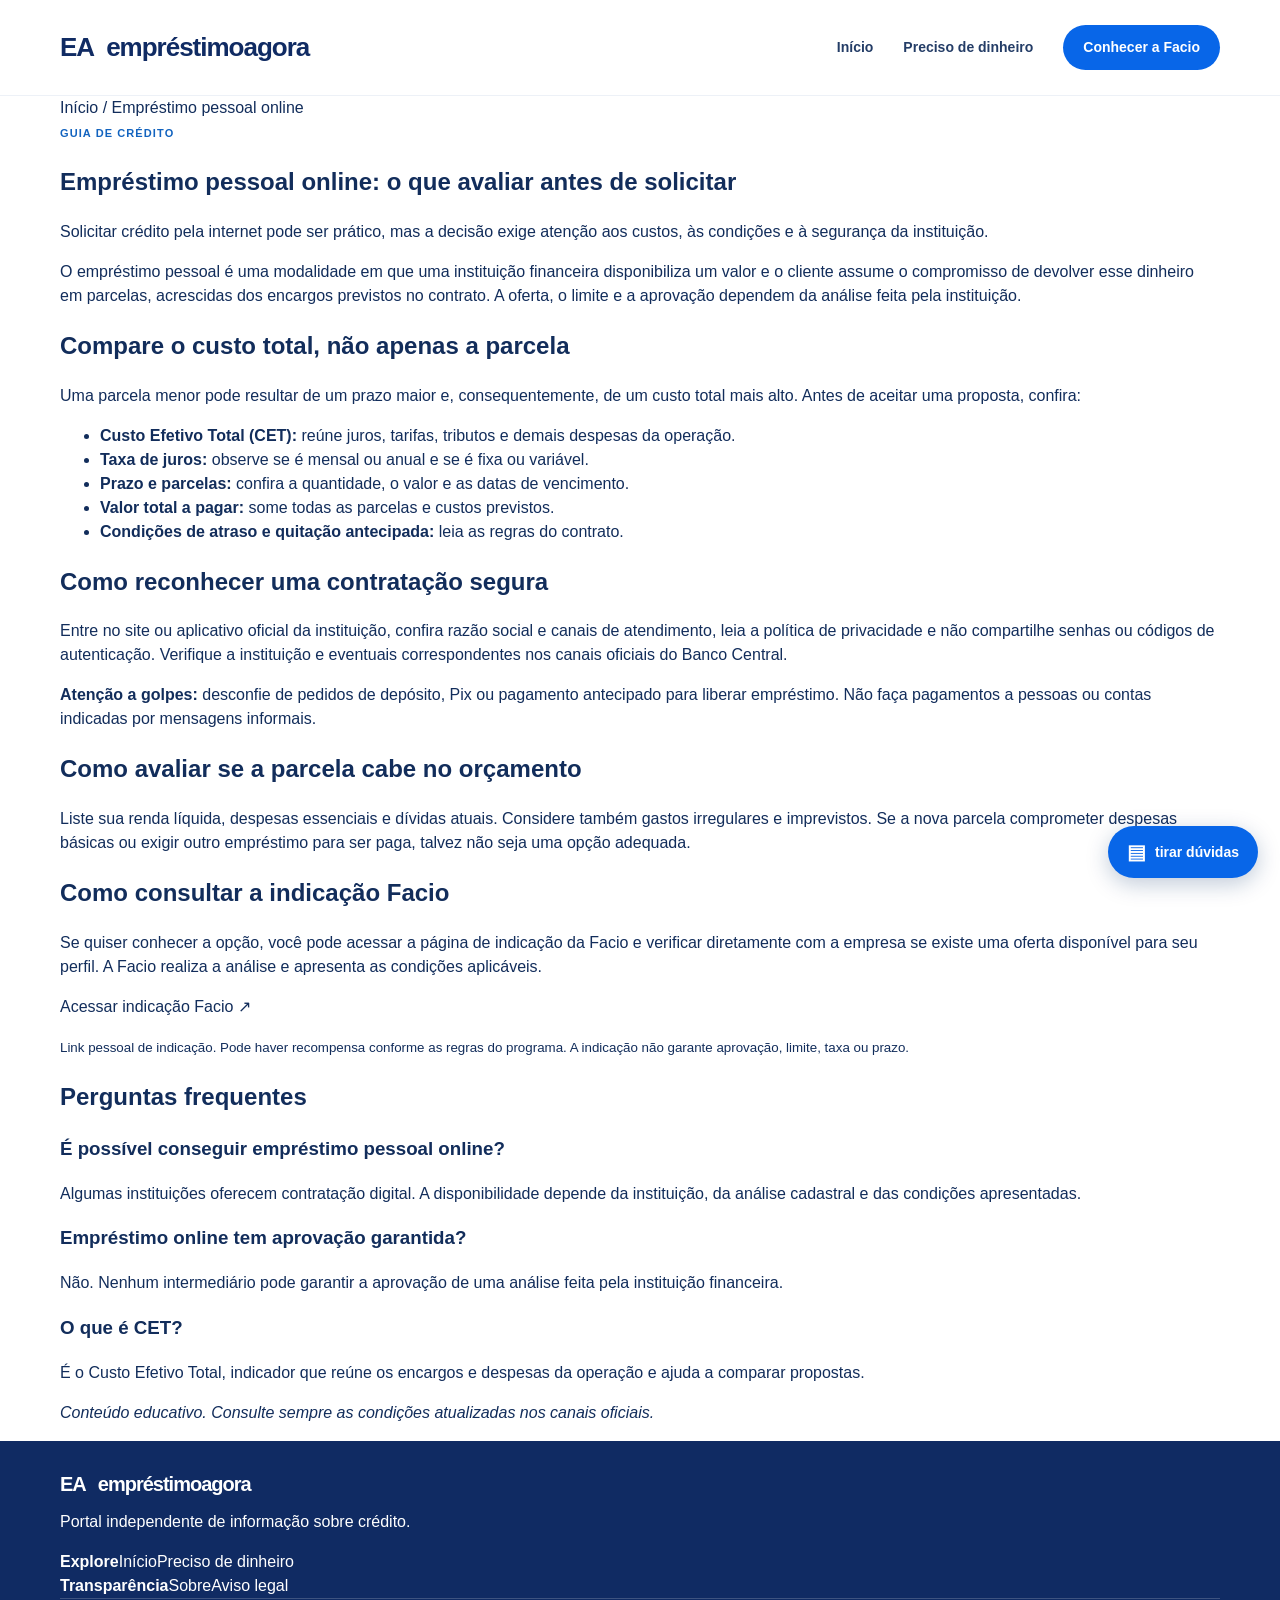
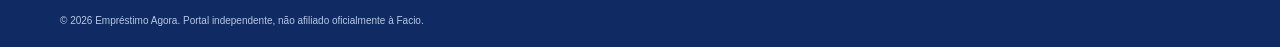
<file: emprestimo-pessoal-online.html>
<!doctype html><html lang="pt-BR"><head><meta charset="utf-8"><meta name="viewport" content="width=device-width,initial-scale=1"><title>Empréstimo pessoal online: o que avaliar | Empréstimo Agora</title><meta name="description" content="Saiba como funciona o empréstimo pessoal online, compare CET, juros, parcelas e prazo e veja cuidados antes de contratar."><meta name="robots" content="index,follow"><link rel="canonical" href="https://emprestimo-agora.vercel.app/emprestimo-pessoal-online.html"><link rel="stylesheet" href="/assets/site.css"><link rel="icon" href="/assets/favicon.svg"><meta property="og:type" content="article"><meta property="og:locale" content="pt_BR"><meta property="og:title" content="Empréstimo pessoal online: o que avaliar"><meta property="og:description" content="Saiba como funciona o empréstimo pessoal online, compare CET, juros, parcelas e prazo e veja cuidados antes de contratar."><meta property="og:url" content="https://emprestimo-agora.vercel.app/emprestimo-pessoal-online.html"><meta property="og:image" content="https://emprestimo-agora.vercel.app/assets/og-cover.svg"><meta name="twitter:card" content="summary_large_image"><script type="application/ld+json">{"@context":"https://schema.org","@type":"Article","headline":"Empréstimo pessoal online: o que avaliar","description":"Saiba como funciona o empréstimo pessoal online, compare CET, juros, parcelas e prazo e veja cuidados antes de contratar.","inLanguage":"pt-BR","mainEntityOfPage":"https://emprestimo-agora.vercel.app/emprestimo-pessoal-online.html","publisher":{"@type":"Organization","name":"Empréstimo Agora","url":"https://emprestimo-agora.vercel.app/"}}</script></head><body><header class="top"><div class="wrap nav"><a class="brand" href="/"><span class="brand-mark">EA</span><span>empréstimo<span class="brand-light">agora</span></span></a><nav><a href="/">Início</a><a href="/dinheiro-urgente.html">Preciso de dinheiro</a><a class="nav-cta" href="/como-funciona-facio.html">Conhecer a Facio</a></nav><button class="menu" aria-label="Abrir menu">☰</button></div></header><main><section class="page-hero"><div class="wrap"><div class="breadcrumbs"><a href="/">Início</a> / Empréstimo pessoal online</div><span class="eyebrow">GUIA DE CRÉDITO</span><h1>Empréstimo pessoal online: o que avaliar antes de solicitar</h1><p>Solicitar crédito pela internet pode ser prático, mas a decisão exige atenção aos custos, às condições e à segurança da instituição.</p></div></section><article class="wrap content"><p>O empréstimo pessoal é uma modalidade em que uma instituição financeira disponibiliza um valor e o cliente assume o compromisso de devolver esse dinheiro em parcelas, acrescidas dos encargos previstos no contrato. A oferta, o limite e a aprovação dependem da análise feita pela instituição.</p><h2>Compare o custo total, não apenas a parcela</h2><p>Uma parcela menor pode resultar de um prazo maior e, consequentemente, de um custo total mais alto. Antes de aceitar uma proposta, confira:</p><ul><li><strong>Custo Efetivo Total (CET):</strong> reúne juros, tarifas, tributos e demais despesas da operação.</li><li><strong>Taxa de juros:</strong> observe se é mensal ou anual e se é fixa ou variável.</li><li><strong>Prazo e parcelas:</strong> confira a quantidade, o valor e as datas de vencimento.</li><li><strong>Valor total a pagar:</strong> some todas as parcelas e custos previstos.</li><li><strong>Condições de atraso e quitação antecipada:</strong> leia as regras do contrato.</li></ul><h2>Como reconhecer uma contratação segura</h2><p>Entre no site ou aplicativo oficial da instituição, confira razão social e canais de atendimento, leia a política de privacidade e não compartilhe senhas ou códigos de autenticação. Verifique a instituição e eventuais correspondentes nos canais oficiais do Banco Central.</p><div class="notice"><strong>Atenção a golpes:</strong> desconfie de pedidos de depósito, Pix ou pagamento antecipado para liberar empréstimo. Não faça pagamentos a pessoas ou contas indicadas por mensagens informais.</div><h2>Como avaliar se a parcela cabe no orçamento</h2><p>Liste sua renda líquida, despesas essenciais e dívidas atuais. Considere também gastos irregulares e imprevistos. Se a nova parcela comprometer despesas básicas ou exigir outro empréstimo para ser paga, talvez não seja uma opção adequada.</p><h2>Como consultar a indicação Facio</h2><p>Se quiser conhecer a opção, você pode acessar a página de indicação da Facio e verificar diretamente com a empresa se existe uma oferta disponível para seu perfil. A Facio realiza a análise e apresenta as condições aplicáveis.</p><a class="inline-cta" href="https://facio.com.br/indicacao/?amigo=5fb39b16-4201-4cf0-8d7d-d2a9d6d35a81&data=eyJwdWJsaWNJZCI6IjVmYjM5YjE2LTQyMDEtNGNmMC04ZDdkLWQyYTlkNmQzNWE4MSIsImZpcnN0TmFtZSI6IndhZ25lciJ9&utm_source=referral-webview&utm_campaign=referral-lp" target="_blank" rel="sponsored nofollow noopener" data-referral="facio" data-placement="article-content">Acessar indicação Facio ↗</a><p><small>Link pessoal de indicação. Pode haver recompensa conforme as regras do programa. A indicação não garante aprovação, limite, taxa ou prazo.</small></p><h2>Perguntas frequentes</h2><h3>É possível conseguir empréstimo pessoal online?</h3><p>Algumas instituições oferecem contratação digital. A disponibilidade depende da instituição, da análise cadastral e das condições apresentadas.</p><h3>Empréstimo online tem aprovação garantida?</h3><p>Não. Nenhum intermediário pode garantir a aprovação de uma análise feita pela instituição financeira.</p><h3>O que é CET?</h3><p>É o Custo Efetivo Total, indicador que reúne os encargos e despesas da operação e ajuda a comparar propostas.</p><p><em>Conteúdo educativo. Consulte sempre as condições atualizadas nos canais oficiais.</em></p></article></main><footer><div class="wrap footer-grid"><div><a class="brand brand-footer" href="/"><span class="brand-mark">EA</span><span>empréstimo<span class="brand-light">agora</span></span></a><p>Portal independente de informação sobre crédito.</p></div><div><b>Explore</b><a href="/">Início</a><a href="/dinheiro-urgente.html">Preciso de dinheiro</a></div><div><b>Transparência</b><a href="/sobre.html">Sobre</a><a href="/aviso-legal.html">Aviso legal</a></div></div><div class="wrap legal">© 2026 Empréstimo Agora. Portal independente, não afiliado oficialmente à Facio.</div></footer><script src="/assets/site.js" defer></script></body></html>
</file>
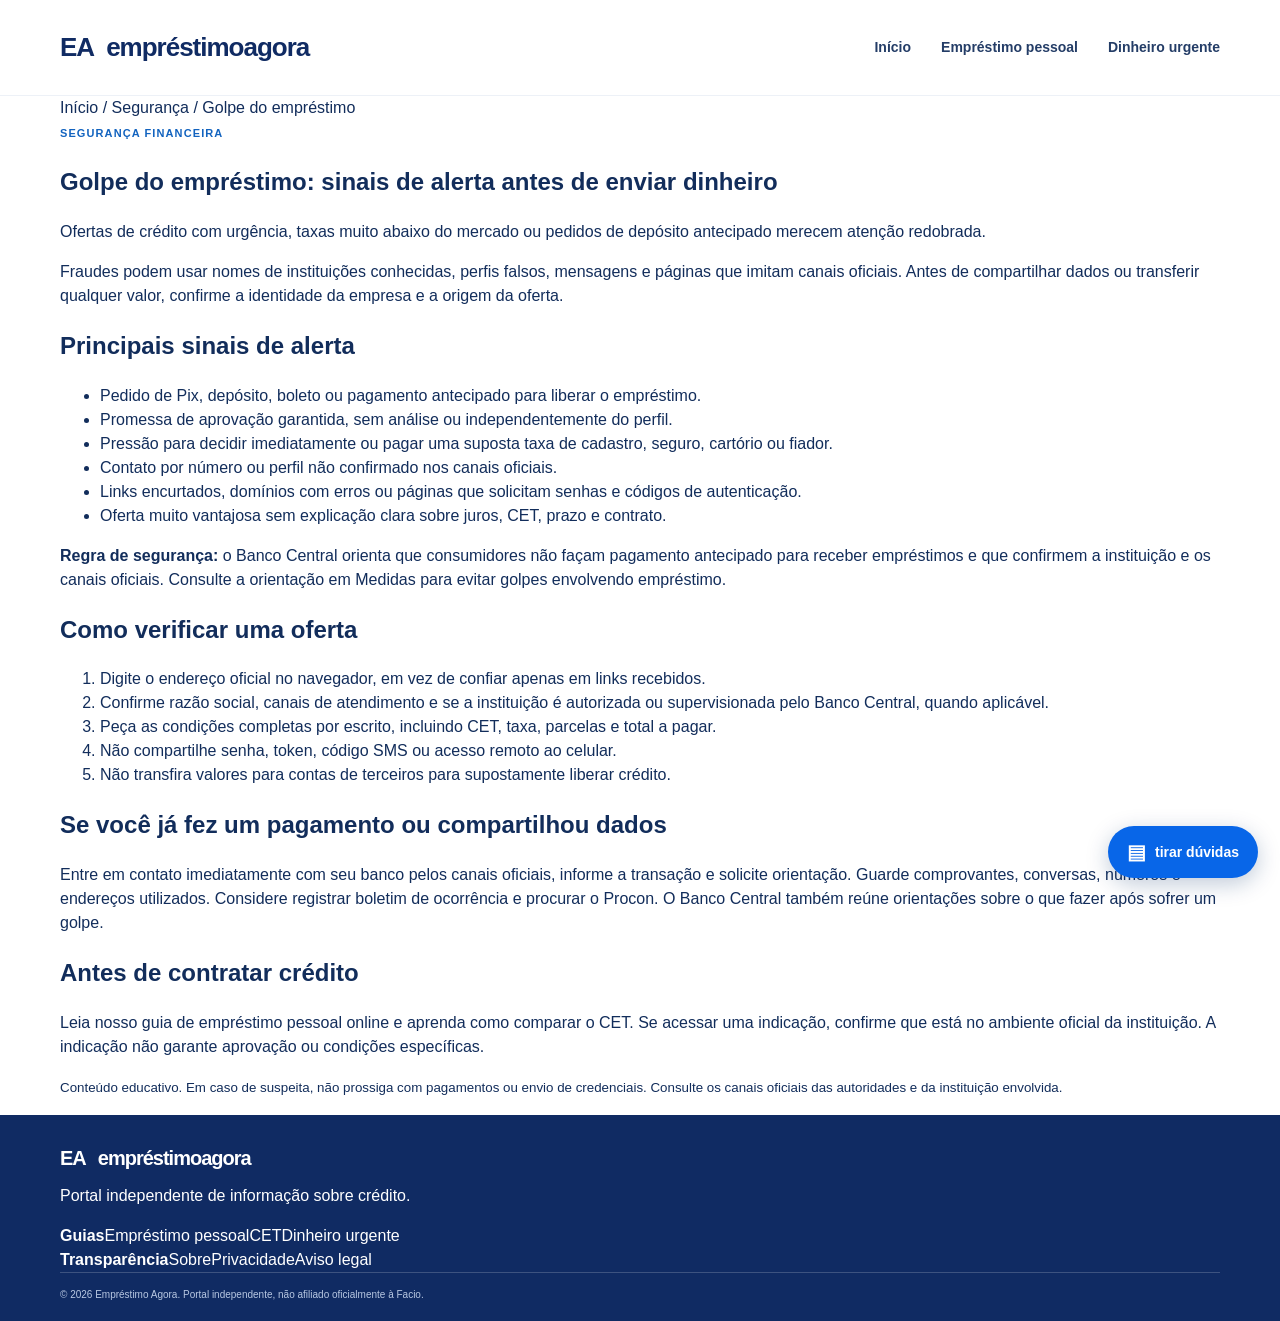
<file: golpe-do-emprestimo.html>
<!doctype html>
<html lang="pt-BR"><head><meta charset="utf-8"><meta name="viewport" content="width=device-width,initial-scale=1">
<title>Golpe do empréstimo: sinais de alerta e como se proteger | Empréstimo Agora</title><meta name="description" content="Saiba identificar golpes de empréstimo, cobranças antecipadas, links falsos e falsas promessas de aprovação. Veja medidas de proteção recomendadas pelo Banco Central."><meta name="robots" content="index,follow,max-image-preview:large"><link rel="canonical" href="https://emprestimo-agora.vercel.app/golpe-do-emprestimo.html">
<meta property="og:type" content="article"><meta property="og:locale" content="pt_BR"><meta property="og:title" content="Golpe do empréstimo: sinais de alerta e como se proteger"><meta property="og:description" content="Aprenda a reconhecer cobranças antecipadas, links suspeitos e promessas enganosas de crédito."><meta property="og:url" content="https://emprestimo-agora.vercel.app/golpe-do-emprestimo.html"><link rel="stylesheet" href="/assets/site.css"><link rel="icon" href="/assets/favicon.svg">
<script type="application/ld+json">{"@context":"https://schema.org","@type":"Article","headline":"Golpe do empréstimo: sinais de alerta e como se proteger","description":"Guia educativo de prevenção a fraudes em ofertas de crédito.","inLanguage":"pt-BR","mainEntityOfPage":"https://emprestimo-agora.vercel.app/golpe-do-emprestimo.html","publisher":{"@type":"Organization","name":"Empréstimo Agora","url":"https://emprestimo-agora.vercel.app/"}}</script></head>
<body><header class="top"><div class="wrap nav"><a class="brand" href="/"><span class="brand-mark">EA</span><span>empréstimo<span class="brand-light">agora</span></span></a><nav><a href="/">Início</a><a href="/emprestimo-pessoal-online.html">Empréstimo pessoal</a><a href="/dinheiro-urgente.html">Dinheiro urgente</a></nav><button class="menu" aria-label="Abrir menu" aria-expanded="false">☰</button></div></header>
<main><section class="page-hero"><div class="wrap"><div class="breadcrumbs"><a href="/">Início</a> / Segurança / Golpe do empréstimo</div><span class="eyebrow">SEGURANÇA FINANCEIRA</span><h1>Golpe do empréstimo: sinais de alerta antes de enviar dinheiro</h1><p>Ofertas de crédito com urgência, taxas muito abaixo do mercado ou pedidos de depósito antecipado merecem atenção redobrada.</p></div></section>
<article class="wrap content"><p>Fraudes podem usar nomes de instituições conhecidas, perfis falsos, mensagens e páginas que imitam canais oficiais. Antes de compartilhar dados ou transferir qualquer valor, confirme a identidade da empresa e a origem da oferta.</p>
<h2>Principais sinais de alerta</h2><ul><li>Pedido de Pix, depósito, boleto ou pagamento antecipado para liberar o empréstimo.</li><li>Promessa de aprovação garantida, sem análise ou independentemente do perfil.</li><li>Pressão para decidir imediatamente ou pagar uma suposta taxa de cadastro, seguro, cartório ou fiador.</li><li>Contato por número ou perfil não confirmado nos canais oficiais.</li><li>Links encurtados, domínios com erros ou páginas que solicitam senhas e códigos de autenticação.</li><li>Oferta muito vantajosa sem explicação clara sobre juros, CET, prazo e contrato.</li></ul>
<div class="notice"><strong>Regra de segurança:</strong> o Banco Central orienta que consumidores não façam pagamento antecipado para receber empréstimos e que confirmem a instituição e os canais oficiais. Consulte a orientação em <a href="https://www.bcb.gov.br/meubc/faqs/p/medidas-para-evitar-golpes-envolvendo-emprestimo" target="_blank" rel="noopener">Medidas para evitar golpes envolvendo empréstimo</a>.</div>
<h2>Como verificar uma oferta</h2><ol><li>Digite o endereço oficial no navegador, em vez de confiar apenas em links recebidos.</li><li>Confirme razão social, canais de atendimento e se a instituição é autorizada ou supervisionada pelo Banco Central, quando aplicável.</li><li>Peça as condições completas por escrito, incluindo CET, taxa, parcelas e total a pagar.</li><li>Não compartilhe senha, token, código SMS ou acesso remoto ao celular.</li><li>Não transfira valores para contas de terceiros para supostamente liberar crédito.</li></ol>
<h2>Se você já fez um pagamento ou compartilhou dados</h2><p>Entre em contato imediatamente com seu banco pelos canais oficiais, informe a transação e solicite orientação. Guarde comprovantes, conversas, números e endereços utilizados. Considere registrar boletim de ocorrência e procurar o Procon. O Banco Central também reúne orientações sobre <a href="https://www.bcb.gov.br/meubc/faqs/p/dicas-gerais-de-como-proceder-apos-sofrer-um-golpe" target="_blank" rel="noopener">o que fazer após sofrer um golpe</a>.</p>
<h2>Antes de contratar crédito</h2><p>Leia nosso guia de <a href="/emprestimo-pessoal-online.html">empréstimo pessoal online</a> e aprenda <a href="/custo-efetivo-total.html">como comparar o CET</a>. Se acessar uma indicação, confirme que está no ambiente oficial da instituição. A indicação não garante aprovação ou condições específicas.</p>
<p><small>Conteúdo educativo. Em caso de suspeita, não prossiga com pagamentos ou envio de credenciais. Consulte os canais oficiais das autoridades e da instituição envolvida.</small></p></article></main>
<footer><div class="wrap footer-grid"><div><a class="brand brand-footer" href="/"><span class="brand-mark">EA</span><span>empréstimo<span class="brand-light">agora</span></span></a><p>Portal independente de informação sobre crédito.</p></div><div><b>Guias</b><a href="/emprestimo-pessoal-online.html">Empréstimo pessoal</a><a href="/custo-efetivo-total.html">CET</a><a href="/dinheiro-urgente.html">Dinheiro urgente</a></div><div><b>Transparência</b><a href="/sobre.html">Sobre</a><a href="/politica-de-privacidade.html">Privacidade</a><a href="/aviso-legal.html">Aviso legal</a></div></div><div class="wrap legal">© 2026 Empréstimo Agora. Portal independente, não afiliado oficialmente à Facio.</div></footer><script src="/assets/site.js" defer></script></body></html>
</file>
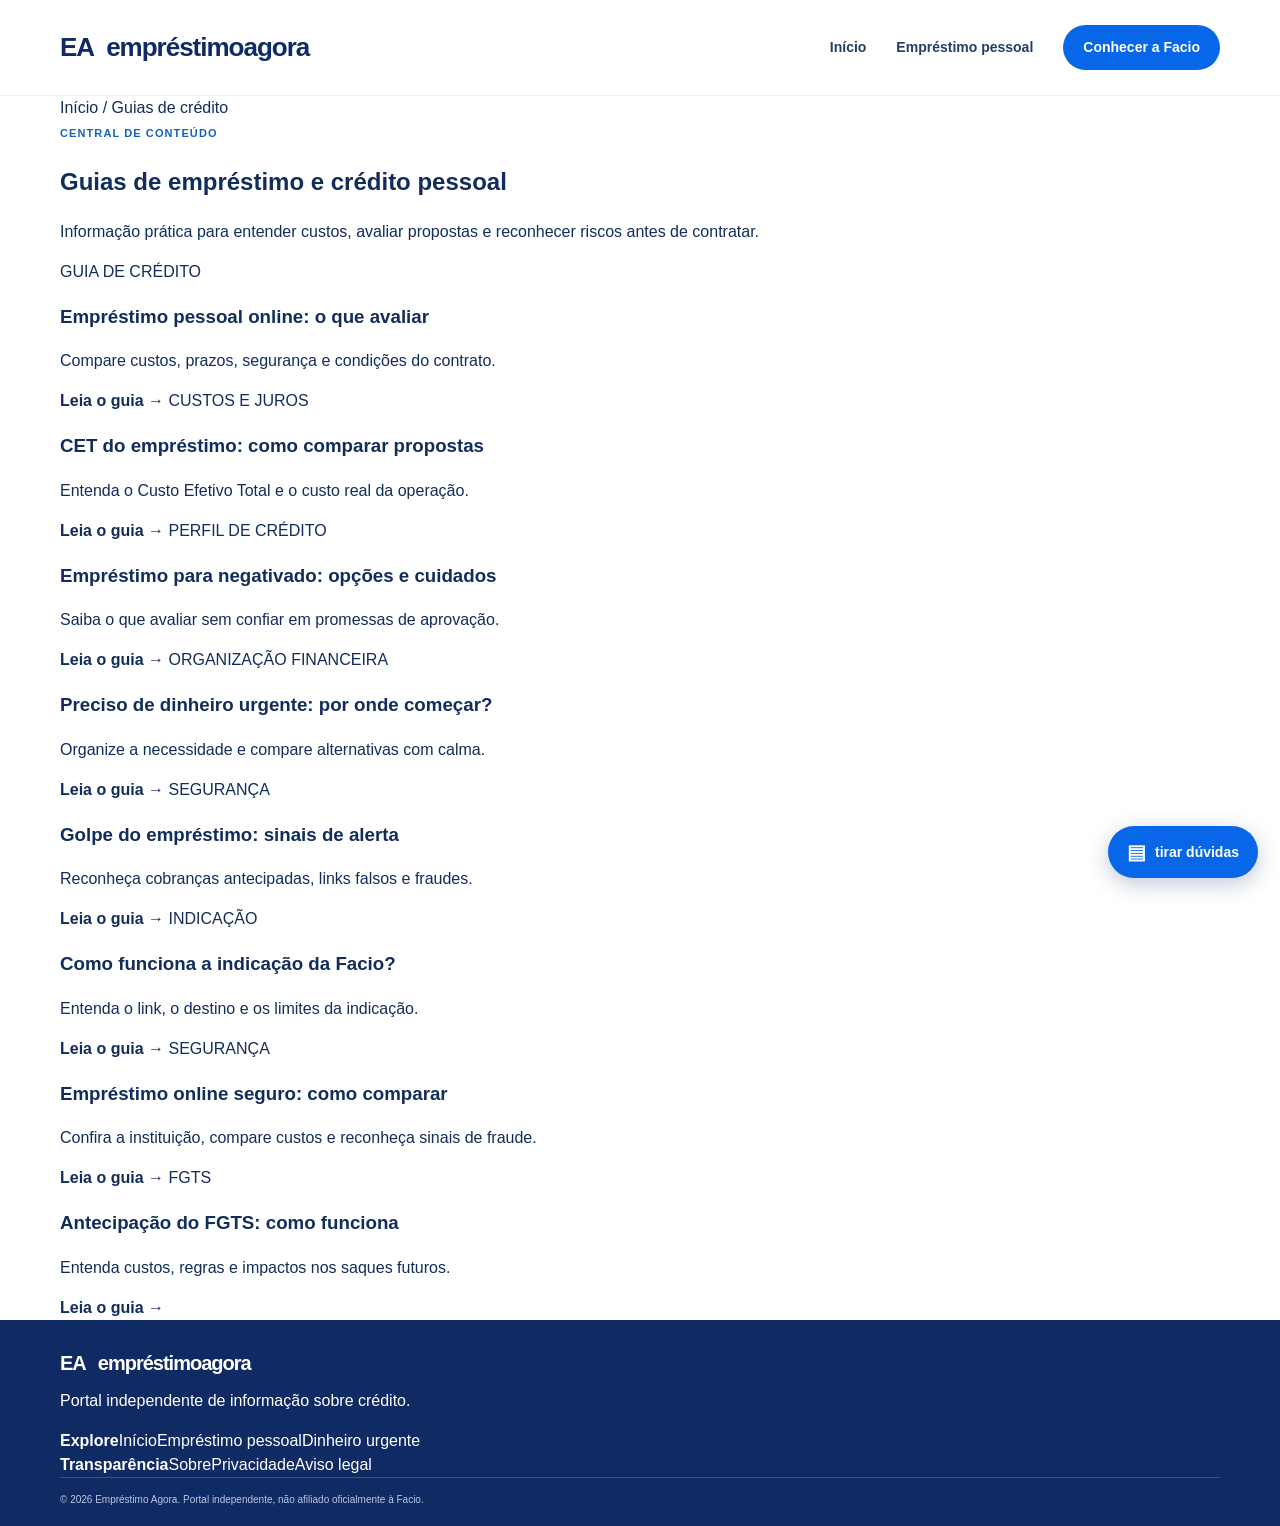
<file: guias-de-credito.html>
<!doctype html><html lang="pt-BR"><head><meta charset="utf-8"><meta name="viewport" content="width=device-width,initial-scale=1"><title>Guias de empréstimo e crédito pessoal | Empréstimo Agora</title><meta name="description" content="Acesse guias sobre empréstimo pessoal online, CET, crédito para negativado, dinheiro urgente e prevenção a golpes. Informação clara para comparar com segurança."><meta name="robots" content="index,follow,max-image-preview:large"><link rel="canonical" href="https://emprestimo-agora.vercel.app/guias-de-credito.html"><meta property="og:type" content="website"><meta property="og:locale" content="pt_BR"><meta property="og:title" content="Guias de empréstimo e crédito pessoal"><meta property="og:description" content="Conteúdo educativo sobre custos, segurança e decisões de crédito."><meta property="og:url" content="https://emprestimo-agora.vercel.app/guias-de-credito.html"><link rel="stylesheet" href="/assets/site.css"><link rel="icon" href="/assets/favicon.svg"></head><body><header class="top"><div class="wrap nav"><a class="brand" href="/"><span class="brand-mark">EA</span><span>empréstimo<span class="brand-light">agora</span></span></a><nav><a href="/">Início</a><a href="/emprestimo-pessoal-online.html">Empréstimo pessoal</a><a class="nav-cta" href="/como-funciona-facio.html">Conhecer a Facio</a></nav><button class="menu" aria-label="Abrir menu" aria-expanded="false">☰</button></div></header><main><section class="page-hero"><div class="wrap"><div class="breadcrumbs"><a href="/">Início</a> / Guias de crédito</div><span class="eyebrow">CENTRAL DE CONTEÚDO</span><h1>Guias de empréstimo e crédito pessoal</h1><p>Informação prática para entender custos, avaliar propostas e reconhecer riscos antes de contratar.</p></div></section><section class="wrap section"><div class="article-grid">
<a class="article-card" href="/emprestimo-pessoal-online.html"><span>GUIA DE CRÉDITO</span><h3>Empréstimo pessoal online: o que avaliar</h3><p>Compare custos, prazos, segurança e condições do contrato.</p><b>Leia o guia →</b></a>
<a class="article-card" href="/custo-efetivo-total.html"><span>CUSTOS E JUROS</span><h3>CET do empréstimo: como comparar propostas</h3><p>Entenda o Custo Efetivo Total e o custo real da operação.</p><b>Leia o guia →</b></a>
<a class="article-card" href="/emprestimo-para-negativado.html"><span>PERFIL DE CRÉDITO</span><h3>Empréstimo para negativado: opções e cuidados</h3><p>Saiba o que avaliar sem confiar em promessas de aprovação.</p><b>Leia o guia →</b></a>
<a class="article-card" href="/dinheiro-urgente.html"><span>ORGANIZAÇÃO FINANCEIRA</span><h3>Preciso de dinheiro urgente: por onde começar?</h3><p>Organize a necessidade e compare alternativas com calma.</p><b>Leia o guia →</b></a>
<a class="article-card" href="/golpe-do-emprestimo.html"><span>SEGURANÇA</span><h3>Golpe do empréstimo: sinais de alerta</h3><p>Reconheça cobranças antecipadas, links falsos e fraudes.</p><b>Leia o guia →</b></a>
<a class="article-card" href="/como-funciona-facio.html"><span>INDICAÇÃO</span><h3>Como funciona a indicação da Facio?</h3><p>Entenda o link, o destino e os limites da indicação.</p><b>Leia o guia →</b></a>
<a class="article-card" href="/emprestimo-online-seguro.html"><span>SEGURANÇA</span><h3>Empréstimo online seguro: como comparar</h3><p>Confira a instituição, compare custos e reconheça sinais de fraude.</p><b>Leia o guia →</b></a>
<a class="article-card" href="/antecipacao-fgts.html"><span>FGTS</span><h3>Antecipação do FGTS: como funciona</h3><p>Entenda custos, regras e impactos nos saques futuros.</p><b>Leia o guia →</b></a>
</div></section></main><footer><div class="wrap footer-grid"><div><a class="brand brand-footer" href="/"><span class="brand-mark">EA</span><span>empréstimo<span class="brand-light">agora</span></span></a><p>Portal independente de informação sobre crédito.</p></div><div><b>Explore</b><a href="/">Início</a><a href="/emprestimo-pessoal-online.html">Empréstimo pessoal</a><a href="/dinheiro-urgente.html">Dinheiro urgente</a></div><div><b>Transparência</b><a href="/sobre.html">Sobre</a><a href="/politica-de-privacidade.html">Privacidade</a><a href="/aviso-legal.html">Aviso legal</a></div></div><div class="wrap legal">© 2026 Empréstimo Agora. Portal independente, não afiliado oficialmente à Facio.</div></footer><script src="/assets/site.js" defer></script></body></html>
</file>
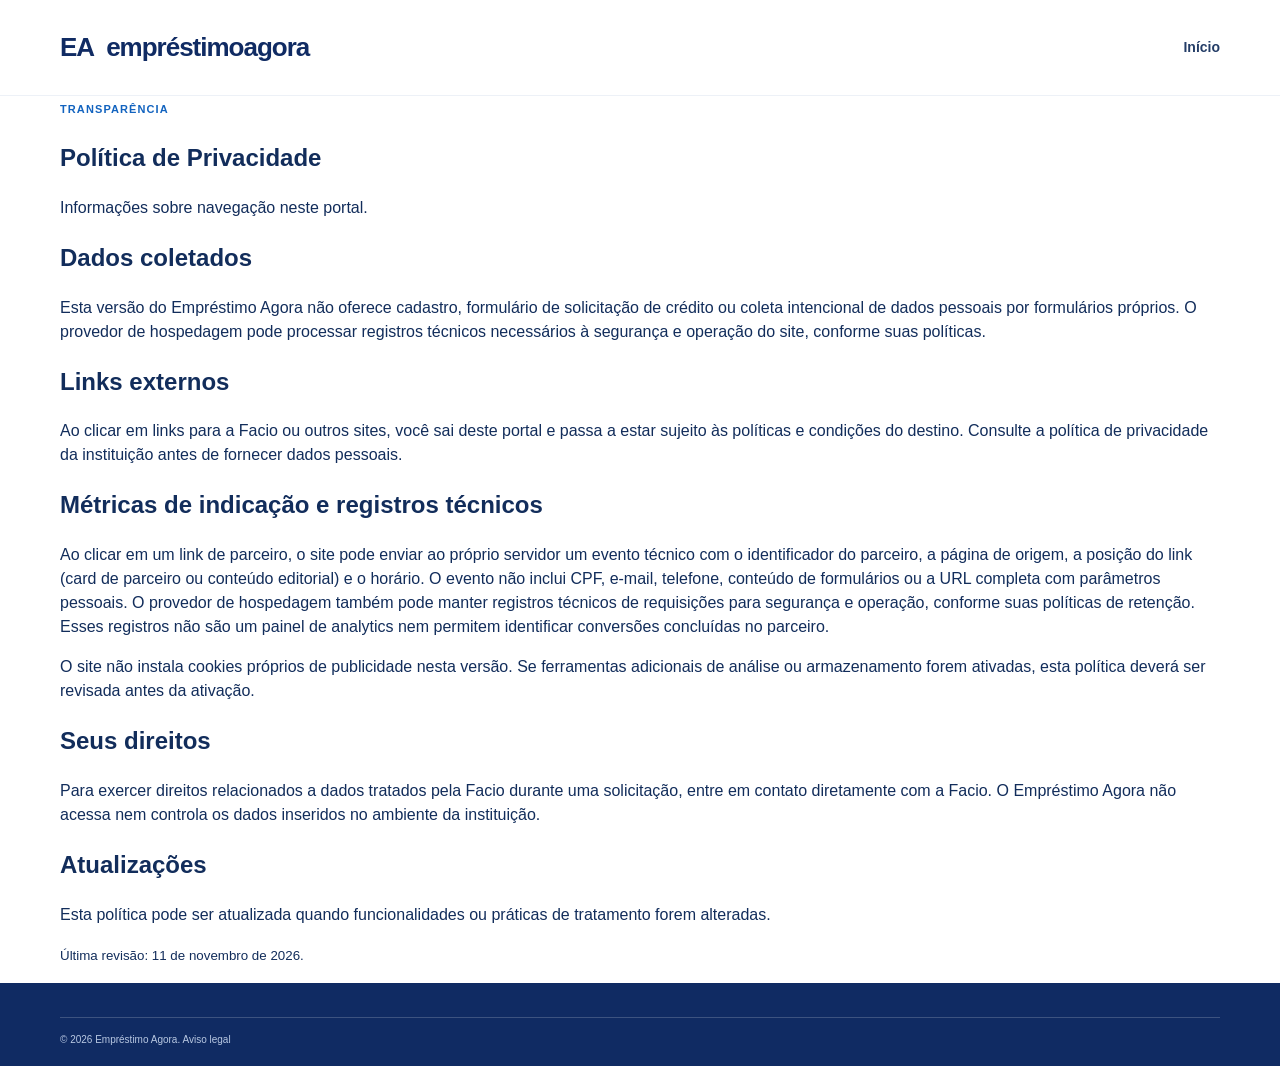
<file: politica-de-privacidade.html>
<!doctype html><html lang="pt-BR"><head><meta charset="utf-8"><meta name="viewport" content="width=device-width,initial-scale=1"><title>Política de Privacidade | Empréstimo Agora</title><meta name="description" content="Saiba como o Empréstimo Agora trata informações de navegação e links externos."><meta name="robots" content="index,follow"><link rel="canonical" href="https://emprestimo-agora.vercel.app/politica-de-privacidade.html"><link rel="stylesheet" href="/assets/site.css"></head><body><header class="top"><div class="wrap nav"><a class="brand" href="/"><span class="brand-mark">EA</span><span>empréstimo<span class="brand-light">agora</span></span></a><nav><a href="/">Início</a></nav></div></header><main><section class="page-hero"><div class="wrap"><span class="eyebrow">TRANSPARÊNCIA</span><h1>Política de Privacidade</h1><p>Informações sobre navegação neste portal.</p></div></section><article class="wrap content"><h2>Dados coletados</h2><p>Esta versão do Empréstimo Agora não oferece cadastro, formulário de solicitação de crédito ou coleta intencional de dados pessoais por formulários próprios. O provedor de hospedagem pode processar registros técnicos necessários à segurança e operação do site, conforme suas políticas.</p><h2>Links externos</h2><p>Ao clicar em links para a Facio ou outros sites, você sai deste portal e passa a estar sujeito às políticas e condições do destino. Consulte a política de privacidade da instituição antes de fornecer dados pessoais.</p><h2>Métricas de indicação e registros técnicos</h2><p>Ao clicar em um link de parceiro, o site pode enviar ao próprio servidor um evento técnico com o identificador do parceiro, a página de origem, a posição do link (card de parceiro ou conteúdo editorial) e o horário. O evento não inclui CPF, e-mail, telefone, conteúdo de formulários ou a URL completa com parâmetros pessoais. O provedor de hospedagem também pode manter registros técnicos de requisições para segurança e operação, conforme suas políticas de retenção. Esses registros não são um painel de analytics nem permitem identificar conversões concluídas no parceiro.</p><p>O site não instala cookies próprios de publicidade nesta versão. Se ferramentas adicionais de análise ou armazenamento forem ativadas, esta política deverá ser revisada antes da ativação.</p><h2>Seus direitos</h2><p>Para exercer direitos relacionados a dados tratados pela Facio durante uma solicitação, entre em contato diretamente com a Facio. O Empréstimo Agora não acessa nem controla os dados inseridos no ambiente da instituição.</p><h2>Atualizações</h2><p>Esta política pode ser atualizada quando funcionalidades ou práticas de tratamento forem alteradas.</p><p><small>Última revisão: 11 de novembro de 2026.</small></p></article></main><footer><div class="wrap legal">© 2026 Empréstimo Agora. <a href="/aviso-legal.html">Aviso legal</a></div></footer></body></html>
</file>
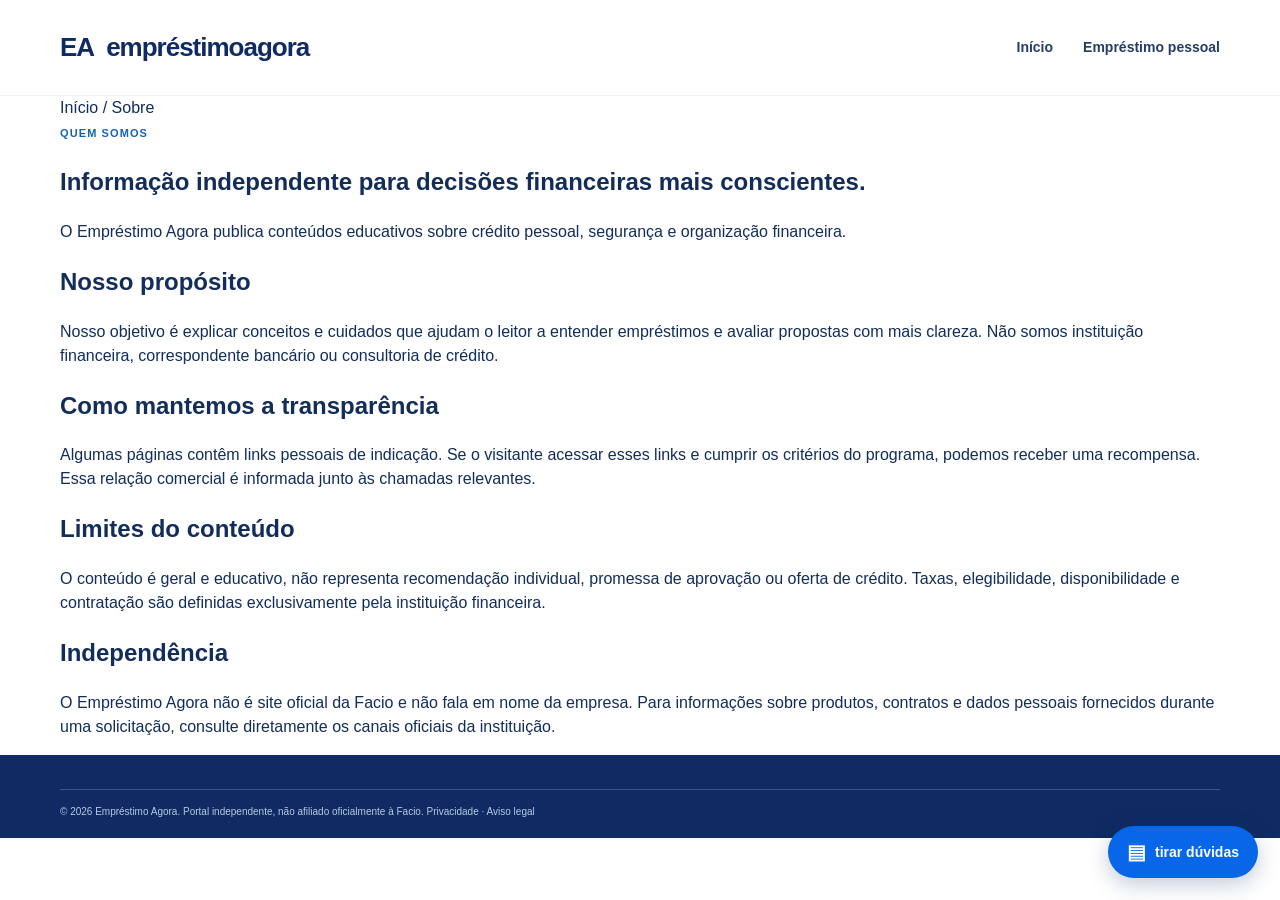
<file: sobre.html>
<!doctype html><html lang="pt-BR"><head><meta charset="utf-8"><meta name="viewport" content="width=device-width,initial-scale=1"><title>Sobre o Empréstimo Agora</title><meta name="description" content="Conheça o Empréstimo Agora, portal independente de educação financeira e informações sobre empréstimo pessoal."><meta name="robots" content="index,follow"><link rel="canonical" href="https://emprestimo-agora.vercel.app/sobre.html"><link rel="stylesheet" href="/assets/site.css"></head><body><header class="top"><div class="wrap nav"><a class="brand" href="/"><span class="brand-mark">EA</span><span>empréstimo<span class="brand-light">agora</span></span></a><nav><a href="/">Início</a><a href="/emprestimo-pessoal-online.html">Empréstimo pessoal</a></nav><button class="menu" aria-label="Abrir menu">☰</button></div></header><main><section class="page-hero"><div class="wrap"><div class="breadcrumbs"><a href="/">Início</a> / Sobre</div><span class="eyebrow">QUEM SOMOS</span><h1>Informação independente para decisões financeiras mais conscientes.</h1><p>O Empréstimo Agora publica conteúdos educativos sobre crédito pessoal, segurança e organização financeira.</p></div></section><article class="wrap content"><h2>Nosso propósito</h2><p>Nosso objetivo é explicar conceitos e cuidados que ajudam o leitor a entender empréstimos e avaliar propostas com mais clareza. Não somos instituição financeira, correspondente bancário ou consultoria de crédito.</p><h2>Como mantemos a transparência</h2><p>Algumas páginas contêm links pessoais de indicação. Se o visitante acessar esses links e cumprir os critérios do programa, podemos receber uma recompensa. Essa relação comercial é informada junto às chamadas relevantes.</p><h2>Limites do conteúdo</h2><p>O conteúdo é geral e educativo, não representa recomendação individual, promessa de aprovação ou oferta de crédito. Taxas, elegibilidade, disponibilidade e contratação são definidas exclusivamente pela instituição financeira.</p><h2>Independência</h2><p>O Empréstimo Agora não é site oficial da Facio e não fala em nome da empresa. Para informações sobre produtos, contratos e dados pessoais fornecidos durante uma solicitação, consulte diretamente os canais oficiais da instituição.</p></article></main><footer><div class="wrap legal">© 2026 Empréstimo Agora. Portal independente, não afiliado oficialmente à Facio. <a href="/politica-de-privacidade.html">Privacidade</a> · <a href="/aviso-legal.html">Aviso legal</a></div></footer><script src="/assets/site.js" defer></script></body></html>
</file>
<file: assets/site.css>
:root{--navy:#102b63;--blue:#0866e8;--green:#08a84f;--ink:#122d5b;--muted:#52647e;--line:#e2e9f2;--paper:#f7faff;--white:#fff}*{box-sizing:border-box}html{scroll-behavior:smooth}body{margin:0;background:#fff;color:var(--ink);font-family:Arial,Helvetica,sans-serif;line-height:1.5}a{color:inherit;text-decoration:none}.wrap{width:min(1160px,calc(100% - 44px));margin-inline:auto}.skip{position:absolute;left:-9999px}.skip:focus{left:12px;top:12px;background:#fff;padding:12px;z-index:20}.top{height:96px;background:#fff;border-bottom:1px solid #edf1f7;position:relative;z-index:5}.nav{height:100%;display:flex;align-items:center;justify-content:space-between}.brand{display:flex;align-items:center;gap:12px;color:#102b63;font-size:26px;font-weight:800;line-height:.94;letter-spacing:-1px}.brand strong{color:#0866e8}.brand-symbol{width:58px;height:58px;color:#0874ed;display:block}.brand-symbol svg{width:100%;height:100%}nav{display:flex;align-items:center;gap:30px;font-size:14px;font-weight:700;color:#243d67}nav a:hover{color:var(--blue)}.nav-cta{padding:12px 20px;background:#0866e8;color:white;border-radius:24px}.nav-cta:hover{color:white;background:#0755c2}.menu{display:none;border:0;background:none;font-size:25px;color:var(--navy)}.hero{background:linear-gradient(110deg,#f7fbff 0%,#e7f2ff 58%,#d8eaff 100%);overflow:hidden}.hero-inner{min-height:390px;display:grid;grid-template-columns:1.08fr .92fr;align-items:center;position:relative}.hero-copy{padding:48px 0 44px;position:relative;z-index:2}.eyebrow{display:inline-flex;align-items:center;gap:8px;color:#1263bf;font-size:11px;font-weight:800;letter-spacing:1.1px}.eyebrow i{width:8px;height:8px;border-radius:50%;background:#0aaf57}.hero h1{font-size:clamp(42px,5.4vw,68px);line-height:.99;letter-spacing:-2.8px;margin:18px 0 18px;color:#102b63;font-weight:850}.hero h1 em{font-style:normal;color:#0866e8}.hero-copy>p{font-size:18px;line-height:1.45;max-width:580px;color:#173664;margin:0 0 25px}.hero-cta{display:flex;align-items:center;gap:18px;width:min(555px,100%);padding:14px 19px;background:linear-gradient(100deg,#09b34f,#009c43);border-radius:48px;color:#fff;box-shadow:0 9px 20px #00a54b26}.hero-cta:hover{filter:brightness(.96);transform:translateY(-1px)}.handshake{width:48px;height:48px;border:2px solid #ffffffa8;border-radius:50%;display:grid;place-items:center;font-size:29px;font-weight:400}.hero-cta b{display:block;font-size:19px;line-height:1.2}.hero-cta small{display:block;font-size:13px;margin-top:3px}.hero-cta .arrow{margin-left:auto;width:34px;height:34px;border-radius:50%;background:#fff;color:#08a64b;display:grid;place-items:center;font-size:30px;line-height:1}.hero-note{display:flex;gap:18px;flex-wrap:wrap;margin-top:17px;color:#526986;font-size:11px;font-weight:700}.hero-art{height:390px;position:relative;display:flex;align-items:flex-end;justify-content:center}.art-blob{position:absolute;width:440px;height:310px;right:0;bottom:0;background:linear-gradient(140deg,#c6e3ff,#e8f4ff);border-radius:48% 52% 9% 28%}.hero-person{position:relative;z-index:1;width:min(100%,440px);height:100%;object-fit:contain;object-position:bottom}.money-doodle{position:absolute;right:0;top:105px;width:92px;height:120px;border:5px solid #1681c5;border-radius:48% 48% 38% 38%;transform:rotate(8deg);color:#1681c5;display:grid;place-items:center;font-size:58px;font-weight:700;z-index:2}.money-doodle:before{content:"";position:absolute;top:-25px;left:20px;width:40px;height:25px;border:5px solid #1681c5;border-bottom:0;border-radius:50% 50% 0 0}.money-doodle i,.money-doodle b{position:absolute;width:7px;height:25px;background:#ffbf00;border-radius:8px;top:-40px;right:5px;transform:rotate(20deg)}.money-doodle b{right:-22px;top:-23px;transform:rotate(48deg)}.spark{position:absolute;color:#ffbd00;font-size:30px}.s1{top:55px;right:100px}.s2{top:170px;left:10px;font-size:17px}.partners{padding-top:28px;padding-bottom:34px}.section-title{display:grid;grid-template-columns:1fr auto 1fr;align-items:center;gap:35px;text-align:center;margin:0 70px 20px}.section-title>span{height:1px;background:#4d8df2}.section-title h2{font-size:37px;line-height:1.1;letter-spacing:-1px;margin:0;color:#102b63}.section-title p{font-size:19px;font-weight:600;margin:3px 0 0;color:#183663}.partner-grid{display:grid;grid-template-columns:repeat(6,minmax(0,1fr));gap:14px}.partner-card{grid-column:span 2;min-height:178px;border:1px solid #e0e7f0;border-radius:16px;box-shadow:0 3px 13px #102b6310;padding:12px;display:grid;grid-template-columns:43% 1fr;gap:14px;align-items:center;background:#fff;position:relative;overflow:hidden}.partner-card:nth-child(4){grid-column:2/span 2}.partner-card:nth-child(5){grid-column:4/span 2}.partner-card.featured{border:2px solid #0b6ce8;box-shadow:0 5px 18px #0866e81c}.partner-logo{height:145px;min-width:0;border-radius:12px;background:#f6f8fc;display:grid;place-items:center;overflow:hidden}.jeitto-art{height:100%;width:100%;background:#ff4d2e;color:#fff;border-radius:11px;padding:18px 12px;display:flex;flex-direction:column;justify-content:center;align-items:center;text-align:center;transform:rotate(-1deg)}.jeitto-art strong{font-size:25px;line-height:.98;letter-spacing:-1px;text-shadow:1px 2px #b92e1d}.jeitto-art small{font-size:25px;margin-top:6px}.recarga-art{height:100%;width:100%;background:linear-gradient(140deg,#082a50,#064b87);display:flex;align-items:center;justify-content:center;flex-direction:column;color:#fff}.recarga-art strong{font-size:20px;letter-spacing:-1px}.recarga-art strong span{color:#ffb21a}.cards-mini{color:#ffb21a;font-size:29px;letter-spacing:5px;transform:rotate(-10deg)}.facio-art{width:100%;height:100%;display:grid;place-items:center;background:#292c33}.facio-art strong{font-size:105px;line-height:1;color:#fff;font-weight:400;position:relative}.facio-art strong span{color:#43d3b4;font-size:25px;position:absolute;top:8px;right:-13px}.velotax-art{font-size:31px;font-weight:800;color:#153eea;letter-spacing:-1.7px}.velotax-art span{font-size:35px}.supersim-art{font-size:29px;font-weight:900;color:#161616;letter-spacing:-2px;transform:rotate(-5deg)}.supersim-art span{color:#f6ad08}.partner-info{min-width:0}.partner-info h3{font-size:23px;line-height:1.1;margin:0 0 6px;letter-spacing:-.7px}.jeitto h3{color:#fa4e2b}.recarga h3{color:#6426c9}.facio h3{color:#0866e8}.velotax h3{color:#009b68}.supersim h3{color:#f49a08}.partner-info p{font-size:13px;line-height:1.35;color:#1b3157;margin:0 0 13px}.partner-btn{display:flex;align-items:center;justify-content:space-between;gap:6px;padding:10px 12px;border-radius:9px;background:#0866e8;color:white;font-size:11px;font-weight:800;white-space:nowrap;max-width:170px}.partner-btn b{font-size:22px;line-height:12px}.jeitto .partner-btn{background:#ff4d2e}.recarga .partner-btn{background:#6426c9}.facio .partner-btn{background:#0866e8}.velotax .partner-btn{background:#009b68}.supersim .partner-btn{background:#f49a08}.partner-btn.disabled{background:#eef2f7;color:#8794a7;cursor:not-allowed;font-size:10px;white-space:normal;line-height:1.2}.featured-label{display:inline-block;font-size:9px;font-weight:900;letter-spacing:.8px;color:#0870e9;background:#e8f2ff;padding:3px 7px;border-radius:20px;margin-bottom:5px}.partner-disclaimer{font-size:11px;color:#75839a;text-align:center;margin:15px auto 0;max-width:850px}.trust{background:#f6f9fd;padding:24px 0}.trust-grid{display:grid;grid-template-columns:repeat(3,1fr);align-items:center}.trust-grid>div{display:flex;align-items:center;justify-content:center;gap:15px;border-right:1px solid #d9e3ef}.trust-grid>div:last-child{border:0}.trust-icon{font-size:38px;font-weight:900;line-height:1}.trust-icon.green{color:#05a84e}.trust-icon.blue{color:#0873d8}.trust-icon.teal{color:#078b9d}.trust-grid p{font-size:15px;line-height:1.25;margin:0;color:#18345f}.trust-grid b{font-size:16px}.bottom-cta{padding:20px 0 24px;background:#fff}.bottom-inner{min-height:112px;border-radius:22px;background:linear-gradient(100deg,#0647b4,#102e6c);color:#fff;display:flex;align-items:center;gap:25px;padding:18px 38px;box-shadow:0 8px 20px #0b3d9020}.bottom-icon{font-size:48px;width:90px;text-align:center;color:#fff}.bottom-inner h2{font-size:24px;margin:0 0 3px;letter-spacing:-.6px}.bottom-inner p{margin:0;color:#dce8ff;font-size:14px}.bottom-inner>a{margin-left:auto;background:#ffc400;color:#102b63;border-radius:40px;padding:15px 27px;font-size:16px;font-weight:900;white-space:nowrap}.bottom-inner>a b{font-size:24px;margin-left:12px}.how{padding:26px 0 55px}.how h2{font-size:24px;margin:0 0 8px}.how p{font-size:13px;color:#596b85;max-width:850px}.how>a{color:#0866e8;font-size:13px;font-weight:800}footer{background:#102b63;color:#fff;padding:34px 0 18px}.footer-inner{display:grid;grid-template-columns:2fr 1fr 1fr;gap:55px;padding-bottom:25px}.brand-footer{font-size:20px;color:#fff}.brand-footer .brand-symbol{width:42px;height:42px}.brand-footer strong{color:#63a7ff}.footer-brand p{font-size:12px;color:#c6d5ee;max-width:280px}.footer-inner>div:not(:first-child){display:flex;flex-direction:column;gap:8px;font-size:12px;color:#d3def0}.footer-inner>div>b{color:#fff;margin-bottom:5px}.footer-inner a:hover{color:#ffc400}.legal{border-top:1px solid #ffffff30;padding-top:14px;color:#b8c8e2;font-size:10px;line-height:1.6}.legal br{display:block}.menu{cursor:pointer}:focus-visible{outline:3px solid #ffbf00;outline-offset:3px}section[id]{scroll-margin-top:24px}@media(max-width:900px){.hero-inner{grid-template-columns:1fr .8fr}.hero h1{font-size:52px}.partner-card{grid-column:span 3}.partner-card:nth-child(4){grid-column:2/span 2}.partner-card:nth-child(5){grid-column:4/span 2}.partner-grid{grid-template-columns:repeat(6,minmax(0,1fr))}.partner-info h3{font-size:20px}.section-title{margin-inline:20px}}@media(max-width:650px){.wrap{width:min(100% - 30px,520px)}.top{height:76px}.brand{font-size:21px}.brand-symbol{width:48px;height:48px}nav{display:none;position:absolute;top:76px;left:0;right:0;background:#fff;padding:18px 24px;box-shadow:0 12px 20px #00000012;flex-direction:column;align-items:stretch;gap:17px}.nav.open nav{display:flex}.nav-cta{text-align:center}.menu{display:block}.hero-inner{display:flex;flex-direction:column;align-items:stretch}.hero-copy{padding:42px 0 8px}.hero h1{font-size:46px;letter-spacing:-2px}.hero-copy>p{font-size:16px}.hero-cta{gap:12px;padding:12px}.hero-cta b{font-size:16px}.hero-cta small{font-size:11px}.hero-art{height:250px;margin-top:0}.art-blob{width:300px;height:210px;right:12px}.hero-person{width:310px}.money-doodle{width:60px;height:80px;font-size:38px;right:0;top:48px;border-width:3px}.money-doodle:before{border-width:3px;width:27px;height:17px;top:-17px;left:14px}.money-doodle i,.money-doodle b{height:17px;width:5px;top:-25px}.money-doodle b{right:-14px;top:-14px}.section-title{grid-template-columns:1fr;gap:8px;margin:0 0 18px}.section-title>span{display:none}.section-title h2{font-size:31px}.section-title p{font-size:16px}.partners{padding-top:27px}.partner-grid{display:grid;grid-template-columns:1fr;gap:12px}.partner-card,.partner-card:nth-child(4),.partner-card:nth-child(5){grid-column:auto;min-height:154px;grid-template-columns:39% 1fr;padding:10px;gap:13px}.partner-logo{height:132px}.partner-info h3{font-size:22px}.partner-info p{font-size:12px;margin-bottom:9px}.partner-btn{padding:9px 10px}.partner-disclaimer{text-align:left;line-height:1.5}.trust-grid{grid-template-columns:1fr;gap:17px}.trust-grid>div{border:0;justify-content:flex-start;padding-left:20%}.trust-grid p{font-size:14px}.bottom-inner{padding:19px;display:grid;grid-template-columns:55px 1fr;gap:10px;border-radius:16px}.bottom-icon{width:55px;font-size:37px}.bottom-inner h2{font-size:19px}.bottom-inner p{font-size:12px}.bottom-inner>a{grid-column:1/-1;margin:8px 0 0;text-align:center;padding:13px;font-size:14px}.how{padding:24px 0 40px}.footer-inner{grid-template-columns:1fr 1fr;gap:22px}.footer-brand{grid-column:1/-1}.footer-inner>div:not(:first-child){font-size:11px}}@media(prefers-reduced-motion:reduce){html{scroll-behavior:auto}*,*:before,*:after{transition:none!important}}
/* QR codes and primary partner hierarchy */
.partner-card .partner-info{position:relative;padding-right:78px;min-height:138px;display:flex;flex-direction:column;justify-content:center}
.partner-qr{position:absolute;right:0;top:50%;transform:translateY(-50%);width:70px;height:70px;object-fit:contain;background:#fff;border:1px solid #dce5f1;border-radius:9px;padding:3px}
.partner-card.featured{grid-column:1/-1;min-height:224px;grid-template-columns:30% 1fr;padding:16px 22px;border:2px solid #0866e8;background:linear-gradient(105deg,#f1f7ff 0%,#fff 65%);box-shadow:0 9px 28px #0866e825}
.partner-card.featured .partner-logo{height:190px;background:#252a32}
.partner-card.featured .facio-art strong{font-size:132px}
.partner-card.featured .partner-info{padding-right:112px;min-height:180px}
.partner-card.featured .partner-info h3{font-size:34px}
.partner-card.featured .partner-info p{font-size:16px;max-width:430px}
.partner-card.featured .partner-qr{width:100px;height:100px;right:2px}
.partner-card.featured .partner-btn{font-size:14px;padding:13px 18px;max-width:220px}
@media(max-width:900px){.partner-card.featured{grid-column:1/-1;grid-template-columns:32% 1fr}.partner-card.featured .partner-logo{height:180px}}
@media(max-width:650px){.partner-card .partner-info{padding-right:66px;min-height:125px}.partner-qr{width:58px;height:58px}.partner-card.featured{grid-column:auto;grid-template-columns:39% 1fr;min-height:174px;padding:10px;gap:13px}.partner-card.featured .partner-logo{height:132px}.partner-card.featured .facio-art strong{font-size:88px}.partner-card.featured .partner-info{padding-right:63px;min-height:130px}.partner-card.featured .partner-info h3{font-size:26px}.partner-card.featured .partner-info p{font-size:12px}.partner-card.featured .partner-qr{width:56px;height:56px;right:0}.partner-card.featured .partner-btn{font-size:11px;padding:9px 10px;max-width:150px}}

/* Partner strip: compact five-card desktop layout based on supplied reference */
.partner-grid{grid-template-columns:repeat(5,minmax(0,1fr));gap:14px;align-items:stretch}
.partner-card,.partner-card:nth-child(4),.partner-card:nth-child(5){grid-column:auto;display:flex;flex-direction:column;align-items:stretch;gap:10px;min-height:0;padding:10px;border-radius:15px}
.partner-logo{width:100%;height:145px;flex:0 0 145px;border:1px solid #e2e8f0;border-radius:12px}
.partner-info{position:relative;width:100%;min-height:140px;padding:0 74px 0 2px;display:flex;flex-direction:column;justify-content:flex-start}
.partner-info h3{font-size:23px;margin:8px 0 4px}
.partner-info p{font-size:12px;line-height:1.3;margin:0 0 10px}
.partner-qr{width:68px;height:68px;right:0;top:auto;bottom:7px;transform:none;padding:3px}
.partner-meta{display:flex;align-items:center;justify-content:space-between;gap:5px;margin:0 0 1px}
.card-number{display:inline-flex;align-items:center;justify-content:center;min-width:34px;height:28px;padding:0 7px;border-radius:8px;background:#0866e8;color:#fff;font-size:12px;font-weight:900}
.card-category{display:inline-block;max-width:calc(100% - 40px);padding:5px 8px;border-radius:8px;background:#edf4ff;color:#0866e8;font-size:9px;line-height:1.1;font-weight:800;text-align:center}
.jeitto .card-number{background:#fa4e2b}.jeitto .card-category{background:#fff0e9;color:#fa4e2b}
.recarga .card-number{background:#6426c9}.recarga .card-category{background:#f3edff;color:#6426c9}
.facio .card-number{background:#0866e8}.facio .card-category{background:#eaf2ff;color:#0866e8}
.velotax .card-number{background:#009b68}.velotax .card-category{background:#e8f8f1;color:#00885d}
.supersim .card-number{background:#f49a08}.supersim .card-category{background:#fff4df;color:#b97700}
.partner-btn{max-width:100%;width:100%;font-size:10px;padding:9px 10px}
.partner-card.featured{grid-column:auto;min-height:0;padding:10px;border:2px solid #0866e8;background:linear-gradient(155deg,#f0f6ff,#fff 60%);box-shadow:0 8px 24px #0866e82b;transform:translateY(-5px)}
.partner-card.featured .partner-logo{height:160px;flex-basis:160px;background:#292c33}
.partner-card.featured .facio-art strong{font-size:112px}
.partner-card.featured .partner-info{min-height:150px;padding-right:77px}
.partner-card.featured .partner-info h3{font-size:28px;margin-top:7px}
.partner-card.featured .partner-info p{font-size:13px}
.partner-card.featured .partner-qr{width:72px;height:72px}
.partner-card.featured .partner-btn{font-size:11px;padding:11px 9px}
.featured-label{align-self:flex-start}
@media(max-width:1050px){.partner-grid{grid-template-columns:repeat(3,minmax(0,1fr))}.partner-card.featured{grid-column:span 3;display:grid;grid-template-columns:30% 1fr;align-items:center;transform:none}.partner-card.featured .partner-logo{height:160px}.partner-card.featured .partner-info{min-height:145px}.partner-card.featured .partner-info h3{font-size:30px}}
@media(max-width:650px){.partner-grid{grid-template-columns:1fr;gap:12px}.partner-card,.partner-card:nth-child(4),.partner-card:nth-child(5){display:grid;grid-template-columns:38% 1fr;align-items:center;gap:12px;min-height:154px;padding:10px}.partner-logo{height:132px;flex-basis:132px}.partner-meta{grid-column:1/-1}.partner-card .partner-logo{grid-column:1;grid-row:1/3}.partner-card .partner-info{grid-column:2;grid-row:1/3;min-height:130px;padding:0 62px 0 0}.partner-info h3{font-size:21px;margin:5px 0}.partner-info p{font-size:11px;margin-bottom:8px}.partner-qr{width:56px;height:56px;bottom:4px}.partner-card.featured{grid-column:auto;display:grid;grid-template-columns:38% 1fr;min-height:166px;transform:none}.partner-card.featured .partner-logo{height:140px;flex-basis:140px}.partner-card.featured .facio-art strong{font-size:84px}.partner-card.featured .partner-info{min-height:140px;padding-right:62px}.partner-card.featured .partner-info h3{font-size:25px}.partner-card.featured .partner-info p{font-size:11px}.partner-card.featured .partner-qr{width:56px;height:56px}.partner-card.featured .partner-btn{font-size:10px;padding:9px 8px}}

/* Search-intent FAQ: visible, readable and consistent with the approved visual */
.seo-faq{padding:8px 0 48px;max-width:980px}
.seo-faq>h2{font-size:clamp(24px,3vw,34px);color:#102b50;margin:0 0 18px;letter-spacing:-.6px}
.faq-item{padding:17px 20px;border:1px solid #e1e9f3;border-radius:13px;background:#fff;margin:0 0 11px}
.faq-item h3{font-size:16px;color:#153c68;margin:0 0 7px}
.faq-item p{font-size:14px;line-height:1.65;color:#52647b;margin:0}
.faq-item a,.how a{color:#075fc7;font-weight:700;text-decoration:underline;text-underline-offset:3px}
@media(max-width:650px){.seo-faq{padding:4px 0 32px}.seo-faq>h2{font-size:25px}.faq-item{padding:14px}.faq-item h3{font-size:15px}.faq-item p{font-size:13px}}

/* Assistente de orientação e controle de retorno ao topo */
.ea-sr-only{position:absolute;width:1px;height:1px;padding:0;margin:-1px;overflow:hidden;clip:rect(0,0,0,0);white-space:nowrap;border:0}
.ea-chat{position:fixed;right:22px;bottom:22px;z-index:1000;font-family:Arial,Helvetica,sans-serif}
.ea-chat-launch{display:flex;align-items:center;gap:9px;border:0;border-radius:28px;background:#0866e8;color:#fff;padding:14px 19px;font-size:14px;font-weight:800;box-shadow:0 6px 22px #092e6940;cursor:pointer}
.ea-chat-launch span:first-child{font-size:20px}
.ea-chat-panel{position:absolute;right:0;bottom:66px;width:min(370px,calc(100vw - 30px));height:min(540px,calc(100dvh - 120px));min-height:360px;background:#fff;border:1px solid #dce5f1;border-radius:17px;box-shadow:0 12px 42px #102b6333;display:flex;flex-direction:column;overflow:hidden}
.ea-chat-panel[hidden]{display:none}
.ea-chat-head{display:flex;align-items:center;justify-content:space-between;gap:12px;padding:15px 17px;background:#102b63;color:#fff}
.ea-chat-head strong,.ea-chat-head small{display:block}
.ea-chat-head strong{font-size:14px}
.ea-chat-head small{font-size:11px;color:#d3e2fa;margin-top:3px}
.ea-chat-close{border:0;background:transparent;color:#fff;font-size:27px;cursor:pointer;line-height:1}
.ea-chat-messages{flex:1;overflow:auto;padding:15px;background:#f7faff}
.ea-chat-bubble{max-width:94%;padding:11px 12px;border-radius:12px;margin:0 0 11px;font-size:13px;line-height:1.5;overflow-wrap:anywhere}
.ea-chat-bubble.bot{background:#fff;color:#243b5d;border:1px solid #e0e8f2;border-top-left-radius:4px}
.ea-chat-bubble.user{margin-left:auto;background:#e6f0ff;color:#123c76;border-top-right-radius:4px}
.ea-chat-links{display:flex;flex-wrap:wrap;gap:7px;margin-top:10px}
.ea-chat-links a{display:inline-flex;align-items:center;padding:7px 9px;border-radius:8px;background:#0866e8;color:#fff;font-size:11px;font-weight:800;text-decoration:none}
.ea-chat-links a:hover{background:#064fae}
.ea-chat-suggestions{display:flex;gap:6px;overflow-x:auto;padding:8px 11px 3px;background:#fff}
.ea-chat-suggestions button{flex:0 0 auto;border:1px solid #cbdaf0;background:#f5f8fd;color:#16477f;border-radius:20px;padding:7px 9px;font-size:10px;cursor:pointer}
.ea-chat-form{display:flex;gap:7px;padding:10px;background:#fff;border-top:1px solid #e6edf5}
.ea-chat-form input{min-width:0;flex:1;border:1px solid #ccd8e8;border-radius:9px;padding:11px;font-size:13px;color:#17345d}
.ea-chat-form button{border:0;border-radius:9px;background:#08a84f;color:#fff;font-weight:800;padding:0 13px;cursor:pointer}
.ea-chat-disclaimer{margin:0;padding:0 12px 10px;background:#fff;color:#78879b;font-size:10px;text-align:center}
.ea-back-top{position:fixed;right:27px;bottom:91px;z-index:990;width:42px;height:42px;border:0;border-radius:50%;background:#0866e8;color:#fff;font-size:24px;line-height:1;box-shadow:0 4px 14px #102b6333;cursor:pointer;opacity:0;visibility:hidden;transform:translateY(8px);transition:opacity .2s,transform .2s,visibility .2s}
.ea-back-top.visible{opacity:1;visibility:visible;transform:translateY(0)}
.ea-chat button:focus-visible,.ea-chat a:focus-visible,.ea-chat input:focus-visible,.ea-back-top:focus-visible{outline:3px solid #ffbf00;outline-offset:3px}
@media(max-width:650px){.ea-chat{right:13px;bottom:14px}.ea-chat-launch{padding:12px 15px}.ea-chat-panel{right:0;bottom:60px;width:calc(100vw - 26px);height:min(540px,calc(100dvh - 100px))}.ea-back-top{right:17px;bottom:77px;width:39px;height:39px}}
@media(prefers-reduced-motion:reduce){.ea-back-top{transition:none}}
</file>
